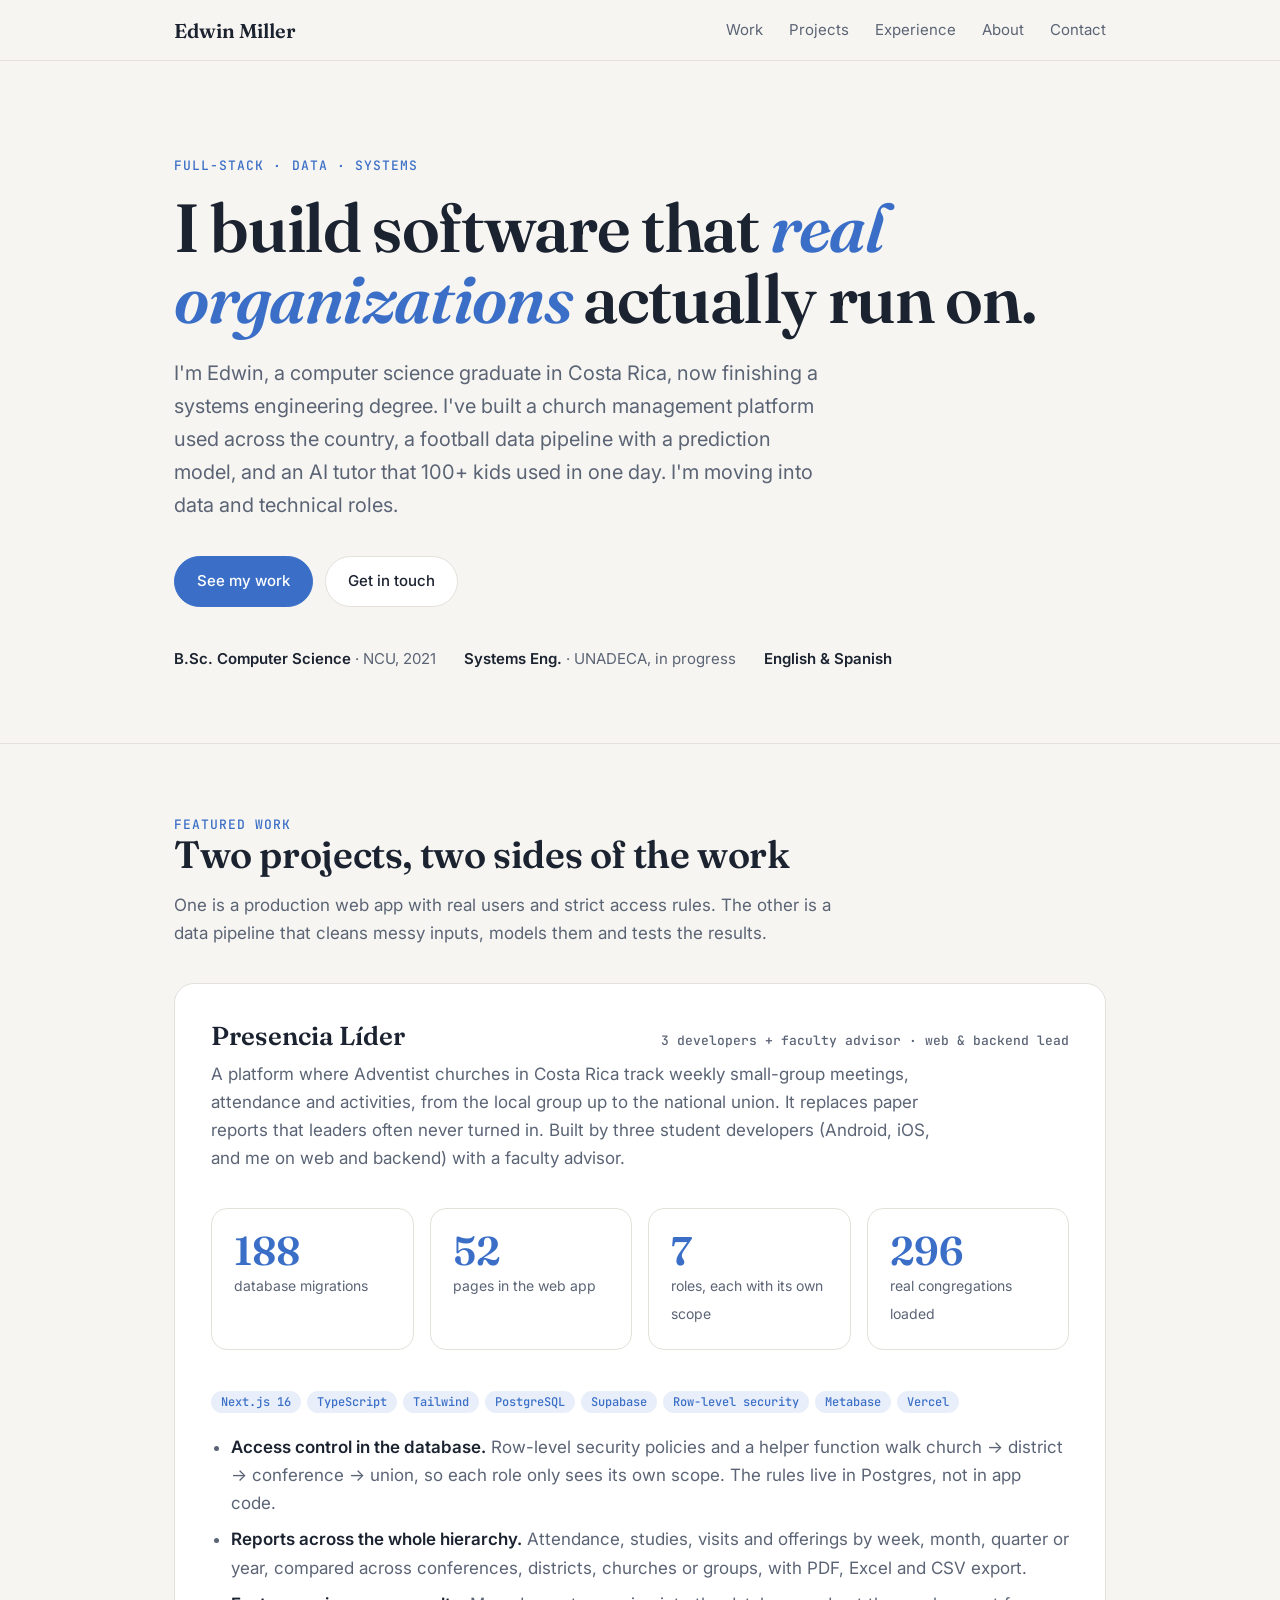
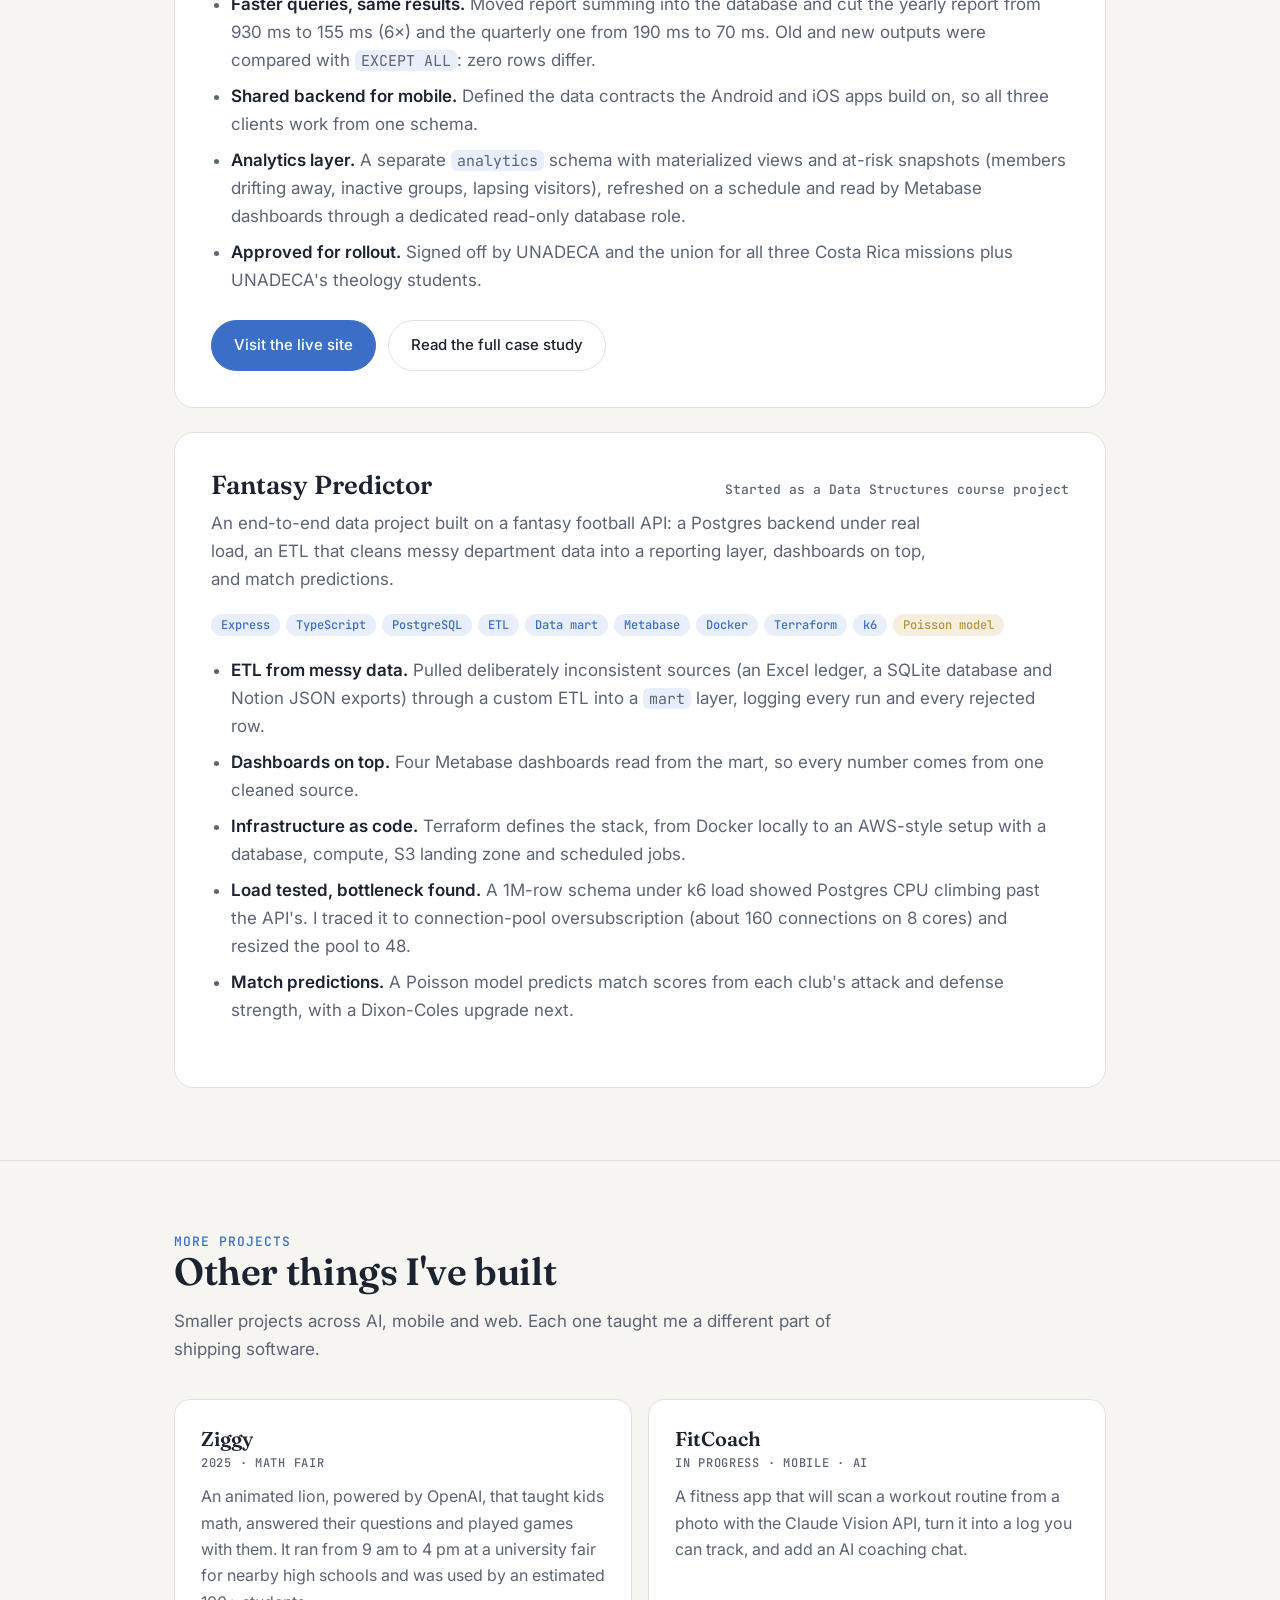
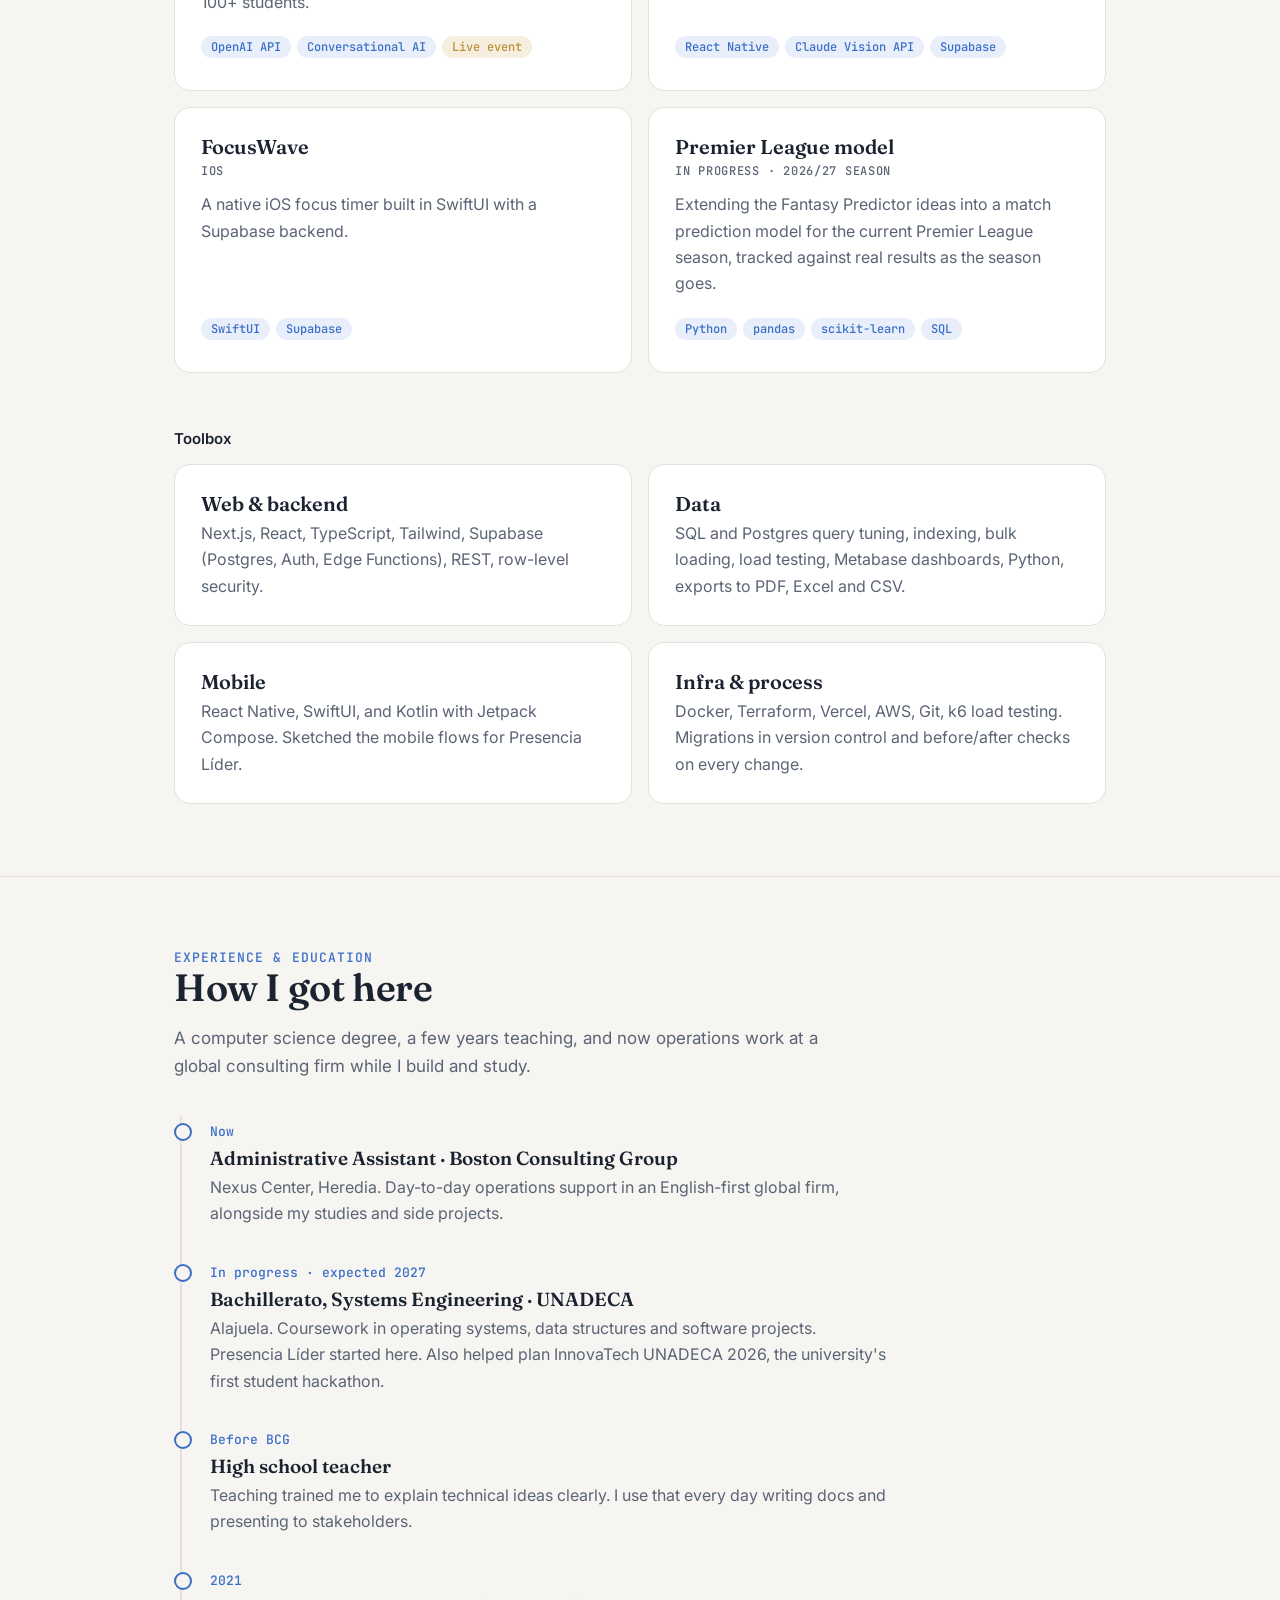
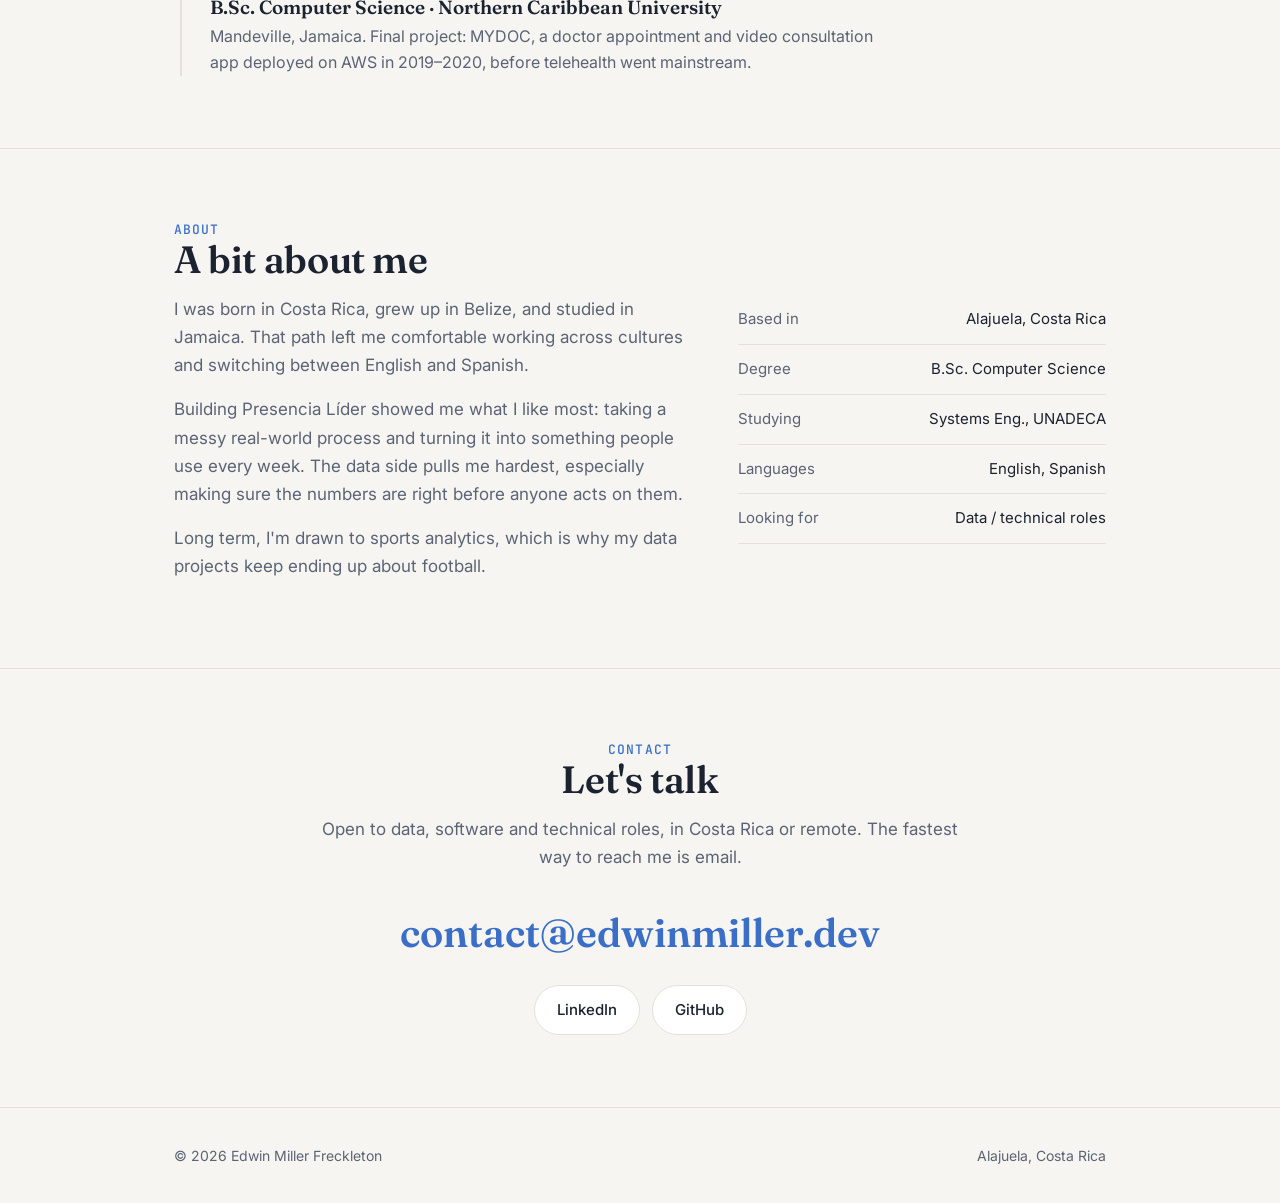
<file: index.html>
<!doctype html>
<html lang="en">
<head>
<meta charset="utf-8">
<meta name="viewport" content="width=device-width, initial-scale=1">
<title>Edwin Miller Freckleton — Software & Data</title>
<meta name="description" content="Computer science graduate and full-stack developer in Costa Rica. Web apps, PostgreSQL, data pipelines and prediction models.">
<meta property="og:title" content="Edwin Miller Freckleton">
<meta property="og:description" content="Full-stack and data work: Presencia Líder, a football prediction pipeline, an AI tutor for kids, and more.">
<link rel="icon" href="data:image/svg+xml,<svg xmlns='http://www.w3.org/2000/svg' viewBox='0 0 100 100'><rect width='100' height='100' rx='22' fill='%234a7fd4'/><text x='50' y='68' font-size='56' font-family='Georgia' text-anchor='middle' fill='white'>E</text></svg>">
<link rel="preconnect" href="https://fonts.googleapis.com">
<link rel="preconnect" href="https://fonts.gstatic.com" crossorigin>
<link href="https://fonts.googleapis.com/css2?family=Fraunces:opsz,wght@9..144,500;9..144,600&family=Inter:wght@400;500;600&family=JetBrains+Mono:wght@400;500&display=swap" rel="stylesheet">
<link rel="stylesheet" href="/styles.css">
</head>
<body>
<nav><div class="wrap">
  <a class="logo" href="#top">Edwin Miller</a>
  <ul>
    <li><a href="#work">Work</a></li>
    <li class="hide-sm"><a href="#projects">Projects</a></li>
    <li><a href="#experience">Experience</a></li>
    <li class="hide-sm"><a href="#about">About</a></li>
    <li><a href="#contact">Contact</a></li>
  </ul>
</div></nav>

<header class="hero" id="top"><div class="wrap">
  <p class="eyebrow">Full-stack · Data · Systems</p>
  <h1>I build software that <em>real organizations</em> actually run on.</h1>
  <p class="lead">I'm Edwin, a computer science graduate in Costa Rica, now finishing a systems engineering degree. I've built a church management platform used across the country, a football data pipeline with a prediction model, and an AI tutor that 100+ kids used in one day. I'm moving into data and technical roles.</p>
  <div class="cta">
    <a class="btn primary" href="#work">See my work</a>
    <a class="btn" href="#contact">Get in touch</a>
  </div>
  <div class="hero-facts">
    <span><b>B.Sc. Computer Science</b> · NCU, 2021</span>
    <span><b>Systems Eng.</b> · UNADECA, in progress</span>
    <span><b>English &amp; Spanish</b></span>
  </div>
</div></header>

<section id="work"><div class="wrap">
  <p class="eyebrow">Featured work</p>
  <h2>Two projects, two sides of the work</h2>
  <p class="sub">One is a production web app with real users and strict access rules. The other is a data pipeline that cleans messy inputs, models them and tests the results.</p>

  <div class="proj">
    <div class="proj-head"><h3>Presencia Líder</h3><span class="when">3 developers + faculty advisor · web &amp; backend lead</span></div>
    <p class="what">A platform where Adventist churches in Costa Rica track weekly small-group meetings, attendance and activities, from the local group up to the national union. It replaces paper reports that leaders often never turned in. Built by three student developers (Android, iOS, and me on web and backend) with a faculty advisor.</p>

    <div class="stats">
      <div class="stat"><b>188</b><span>database migrations</span></div>
      <div class="stat"><b>52</b><span>pages in the web app</span></div>
      <div class="stat"><b>7</b><span>roles, each with its own scope</span></div>
      <div class="stat"><b>296</b><span>real congregations loaded</span></div>
    </div>

    <div class="meta">
      <span class="tag">Next.js 16</span><span class="tag">TypeScript</span><span class="tag">Tailwind</span><span class="tag">PostgreSQL</span><span class="tag">Supabase</span><span class="tag">Row-level security</span><span class="tag">Metabase</span><span class="tag">Vercel</span>
    </div>
    <ul>
      <li><b>Access control in the database.</b> Row-level security policies and a helper function walk church → district → conference → union, so each role only sees its own scope. The rules live in Postgres, not in app code.</li>
      <li><b>Reports across the whole hierarchy.</b> Attendance, studies, visits and offerings by week, month, quarter or year, compared across conferences, districts, churches or groups, with PDF, Excel and CSV export.</li>
      <li><b>Faster queries, same results.</b> Moved report summing into the database and cut the yearly report from 930 ms to 155 ms (6×) and the quarterly one from 190 ms to 70 ms. Old and new outputs were compared with <code>EXCEPT ALL</code>: zero rows differ.</li>
      <li><b>Shared backend for mobile.</b> Defined the data contracts the Android and iOS apps build on, so all three clients work from one schema.</li>
      <li><b>Analytics layer.</b> A separate <code>analytics</code> schema with materialized views and at-risk snapshots (members drifting away, inactive groups, lapsing visitors), refreshed on a schedule and read by Metabase dashboards through a dedicated read-only database role.</li>
      <li><b>Approved for rollout.</b> Signed off by UNADECA and the union for all three Costa Rica missions plus UNADECA's theology students.</li>
    </ul>
    <div class="cta" style="margin-top:0">
      <a class="btn primary" href="https://presenciaapp.vercel.app" target="_blank" rel="noopener">Visit the live site</a>
      <a class="btn" href="/presencia/">Read the full case study</a>
    </div>
  </div>

  <div class="proj">
    <div class="proj-head"><h3>Fantasy Predictor</h3><span class="when">Started as a Data Structures course project</span></div>
    <p class="what">An end-to-end data project built on a fantasy football API: a Postgres backend under real load, an ETL that cleans messy department data into a reporting layer, dashboards on top, and match predictions.</p>
    <div class="meta">
      <span class="tag">Express</span><span class="tag">TypeScript</span><span class="tag">PostgreSQL</span><span class="tag">ETL</span><span class="tag">Data mart</span><span class="tag">Metabase</span><span class="tag">Docker</span><span class="tag">Terraform</span><span class="tag">k6</span><span class="tag gold">Poisson model</span>
    </div>
    <ul>
      <li><b>ETL from messy data.</b> Pulled deliberately inconsistent sources (an Excel ledger, a SQLite database and Notion JSON exports) through a custom ETL into a <code>mart</code> layer, logging every run and every rejected row.</li>
      <li><b>Dashboards on top.</b> Four Metabase dashboards read from the mart, so every number comes from one cleaned source.</li>
      <li><b>Infrastructure as code.</b> Terraform defines the stack, from Docker locally to an AWS-style setup with a database, compute, S3 landing zone and scheduled jobs.</li>
      <li><b>Load tested, bottleneck found.</b> A 1M-row schema under k6 load showed Postgres CPU climbing past the API's. I traced it to connection-pool oversubscription (about 160 connections on 8 cores) and resized the pool to 48.</li>
      <li><b>Match predictions.</b> A Poisson model predicts match scores from each club's attack and defense strength, with a Dixon-Coles upgrade next.</li>
    </ul>
  </div>
</div></section>

<section id="projects"><div class="wrap">
  <p class="eyebrow">More projects</p>
  <h2>Other things I've built</h2>
  <p class="sub">Smaller projects across AI, mobile and web. Each one taught me a different part of shipping software.</p>
  <div class="grid">
    <div class="card">
      <h3>Ziggy</h3>
      <p class="kicker">2025 · Math fair</p>
      <p>An animated lion, powered by OpenAI, that taught kids math, answered their questions and played games with them. It ran from 9 am to 4 pm at a university fair for nearby high schools and was used by an estimated 100+ students.</p>
      <div class="tags"><span class="tag">OpenAI API</span><span class="tag">Conversational AI</span><span class="tag gold">Live event</span></div>
    </div>
    <div class="card">
      <h3>FitCoach</h3>
      <p class="kicker">In progress · Mobile · AI</p>
      <p>A fitness app that will scan a workout routine from a photo with the Claude Vision API, turn it into a log you can track, and add an AI coaching chat.</p>
      <div class="tags"><span class="tag">React Native</span><span class="tag">Claude Vision API</span><span class="tag">Supabase</span></div>
    </div>
    <div class="card">
      <h3>FocusWave</h3>
      <p class="kicker">iOS</p>
      <p>A native iOS focus timer built in SwiftUI with a Supabase backend.</p>
      <div class="tags"><span class="tag">SwiftUI</span><span class="tag">Supabase</span></div>
    </div>
    <div class="card">
      <h3>Premier League model</h3>
      <p class="kicker">In progress · 2026/27 season</p>
      <p>Extending the Fantasy Predictor ideas into a match prediction model for the current Premier League season, tracked against real results as the season goes.</p>
      <div class="tags"><span class="tag">Python</span><span class="tag">pandas</span><span class="tag">scikit-learn</span><span class="tag">SQL</span></div>
    </div>
  </div>

  <p class="section-label">Toolbox</p>
  <div class="grid">
    <div class="card"><h3>Web &amp; backend</h3><p>Next.js, React, TypeScript, Tailwind, Supabase (Postgres, Auth, Edge Functions), REST, row-level security.</p></div>
    <div class="card"><h3>Data</h3><p>SQL and Postgres query tuning, indexing, bulk loading, load testing, Metabase dashboards, Python, exports to PDF, Excel and CSV.</p></div>
    <div class="card"><h3>Mobile</h3><p>React Native, SwiftUI, and Kotlin with Jetpack Compose. Sketched the mobile flows for Presencia Líder.</p></div>
    <div class="card"><h3>Infra &amp; process</h3><p>Docker, Terraform, Vercel, AWS, Git, k6 load testing. Migrations in version control and before/after checks on every change.</p></div>
  </div>
</div></section>

<section id="experience"><div class="wrap">
  <p class="eyebrow">Experience &amp; education</p>
  <h2>How I got here</h2>
  <p class="sub">A computer science degree, a few years teaching, and now operations work at a global consulting firm while I build and study.</p>
  <ul class="timeline">
    <li>
      <span class="t-when">Now</span>
      <h3>Administrative Assistant · Boston Consulting Group</h3>
      <p>Nexus Center, Heredia. Day-to-day operations support in an English-first global firm, alongside my studies and side projects.</p>
    </li>
    <li>
      <span class="t-when">In progress · expected 2027</span>
      <h3>Bachillerato, Systems Engineering · UNADECA</h3>
      <p>Alajuela. Coursework in operating systems, data structures and software projects. Presencia Líder started here. Also helped plan InnovaTech UNADECA 2026, the university's first student hackathon.</p>
    </li>
    <li>
      <span class="t-when">Before BCG</span>
      <h3>High school teacher</h3>
      <p>Teaching trained me to explain technical ideas clearly. I use that every day writing docs and presenting to stakeholders.</p>
    </li>
    <li>
      <span class="t-when">2021</span>
      <h3>B.Sc. Computer Science · Northern Caribbean University</h3>
      <p>Mandeville, Jamaica. Final project: MYDOC, a doctor appointment and video consultation app deployed on AWS in 2019–2020, before telehealth went mainstream.</p>
    </li>
  </ul>
</div></section>

<section id="about"><div class="wrap">
  <p class="eyebrow">About</p>
  <h2>A bit about me</h2>
  <div class="about">
    <div>
      <p>I was born in Costa Rica, grew up in Belize, and studied in Jamaica. That path left me comfortable working across cultures and switching between English and Spanish.</p>
      <p>Building Presencia Líder showed me what I like most: taking a messy real-world process and turning it into something people use every week. The data side pulls me hardest, especially making sure the numbers are right before anyone acts on them.</p>
      <p>Long term, I'm drawn to sports analytics, which is why my data projects keep ending up about football.</p>
    </div>
    <ul class="facts">
      <li><span>Based in</span><span>Alajuela, Costa Rica</span></li>
      <li><span>Degree</span><span>B.Sc. Computer Science</span></li>
      <li><span>Studying</span><span>Systems Eng., UNADECA</span></li>
      <li><span>Languages</span><span>English, Spanish</span></li>
      <li><span>Looking for</span><span>Data / technical roles</span></li>
    </ul>
  </div>
</div></section>

<section id="contact" class="contact"><div class="wrap">
  <p class="eyebrow">Contact</p>
  <h2>Let's talk</h2>
  <p class="sub">Open to data, software and technical roles, in Costa Rica or remote. The fastest way to reach me is email.</p>
  <a class="mail" href="mailto:contact@edwinmiller.dev">contact@edwinmiller.dev</a>
  <div class="links">
    <a class="btn" href="https://www.linkedin.com/in/edwin-miller-freckleton-8b218316a/" target="_blank" rel="noopener">LinkedIn</a>
    <a class="btn" href="https://github.com/Edwin1904" target="_blank" rel="noopener">GitHub</a>
  </div>
</div></section>

<footer><div class="wrap"><span>© <script>document.write(new Date().getFullYear())</script> Edwin Miller Freckleton</span><span>Alajuela, Costa Rica</span></div></footer>
</body>
</html>
</file>
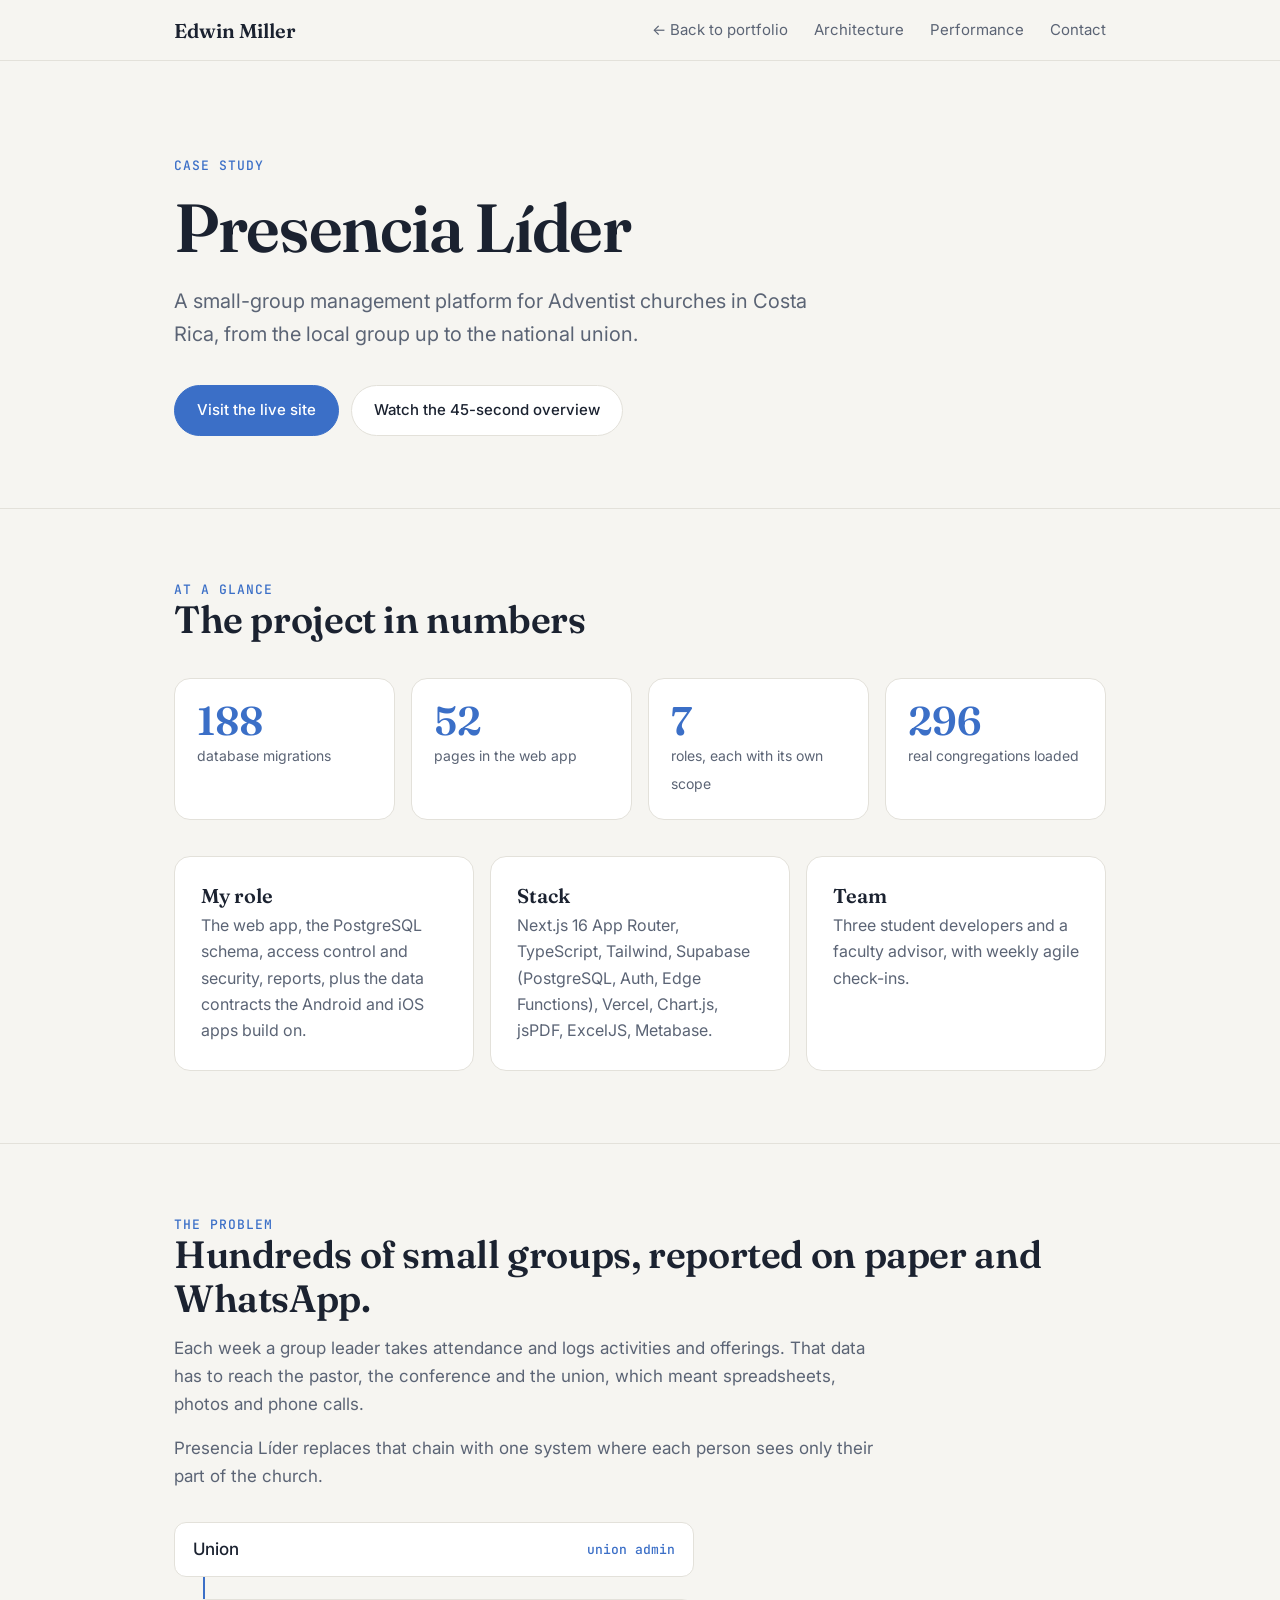
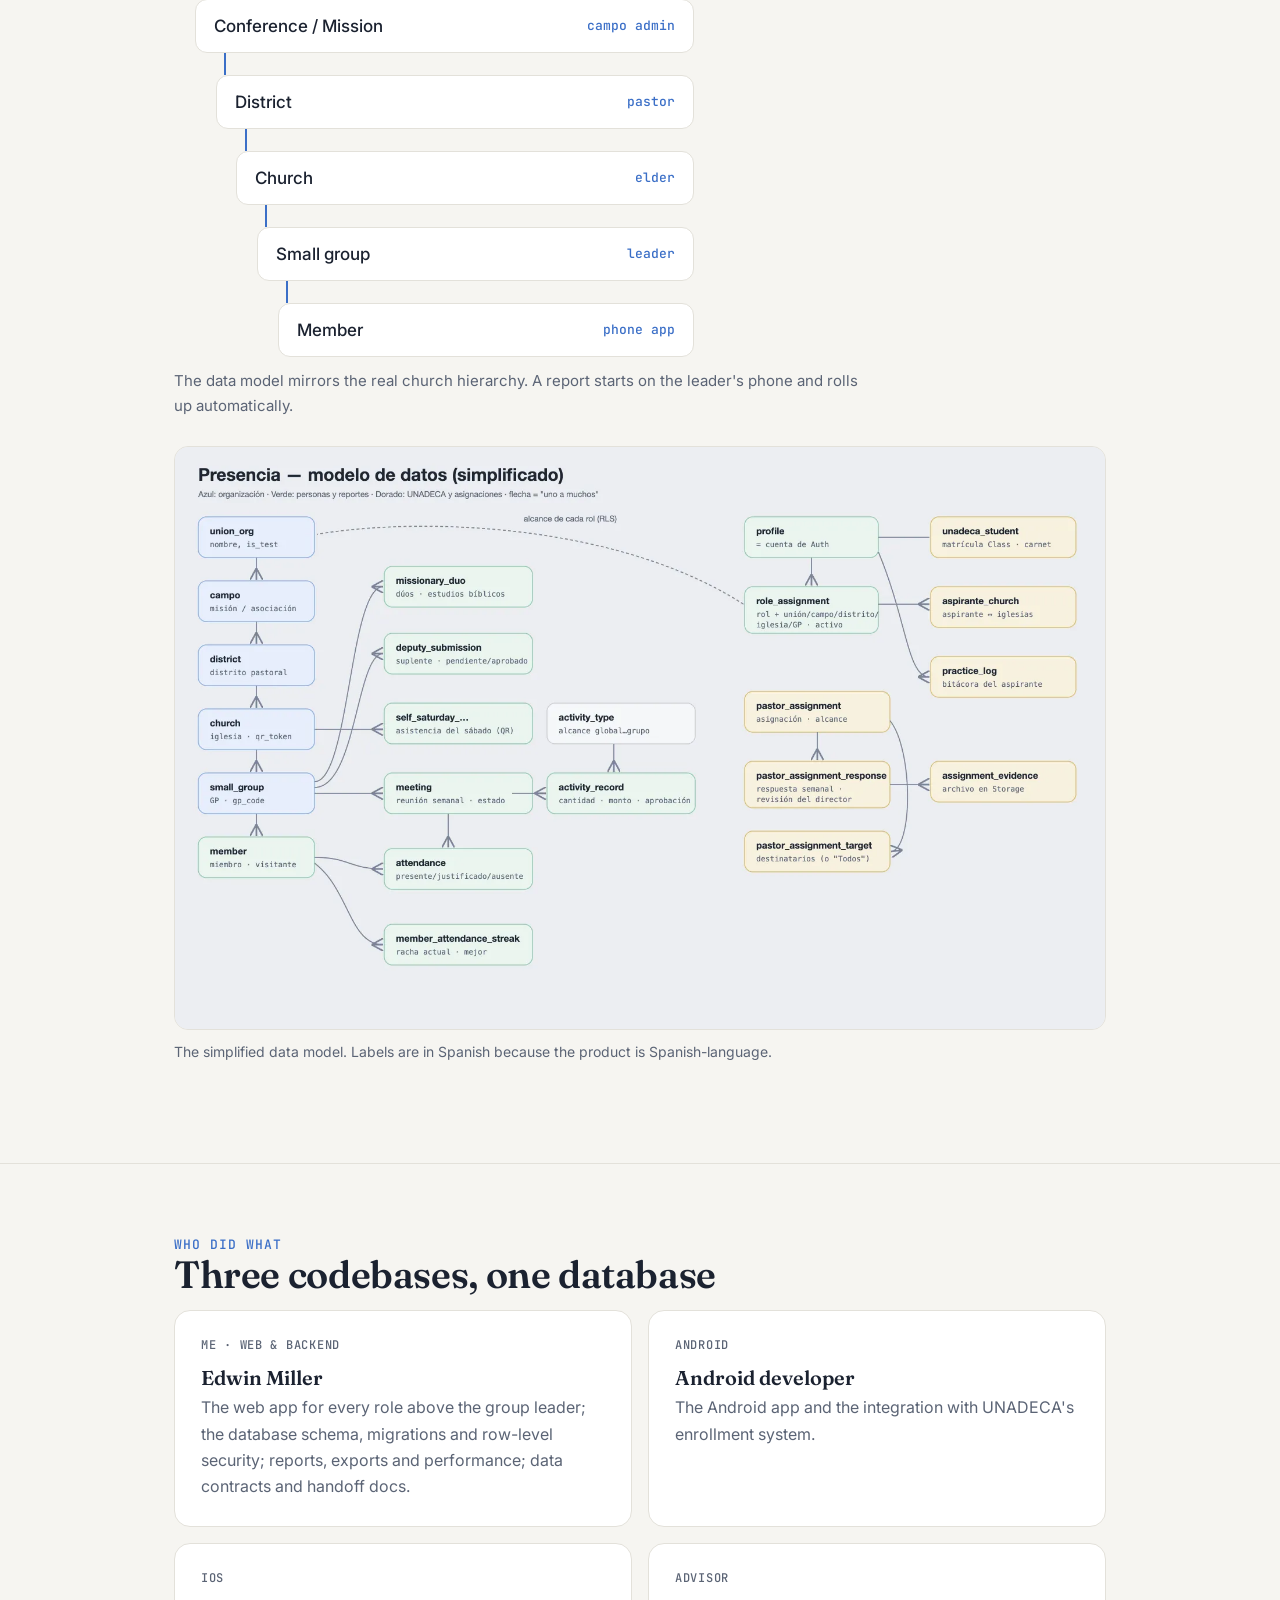
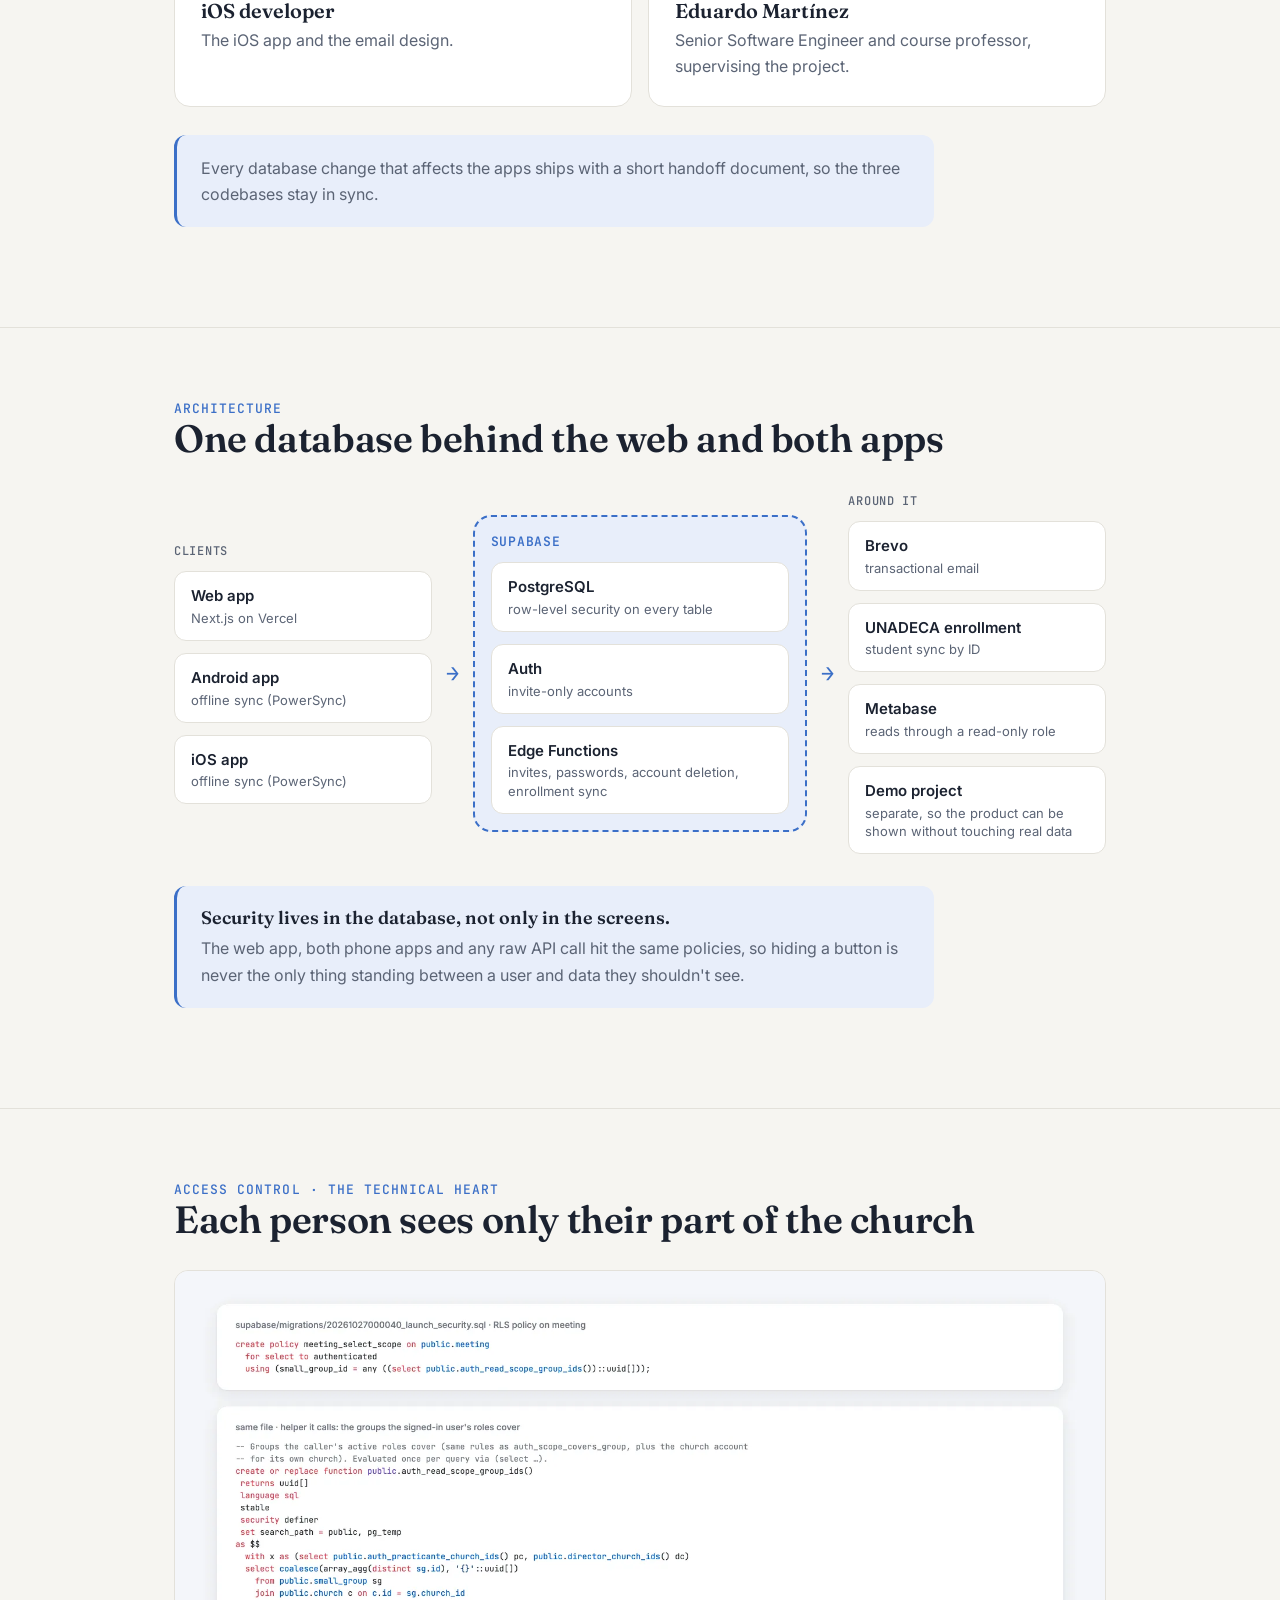
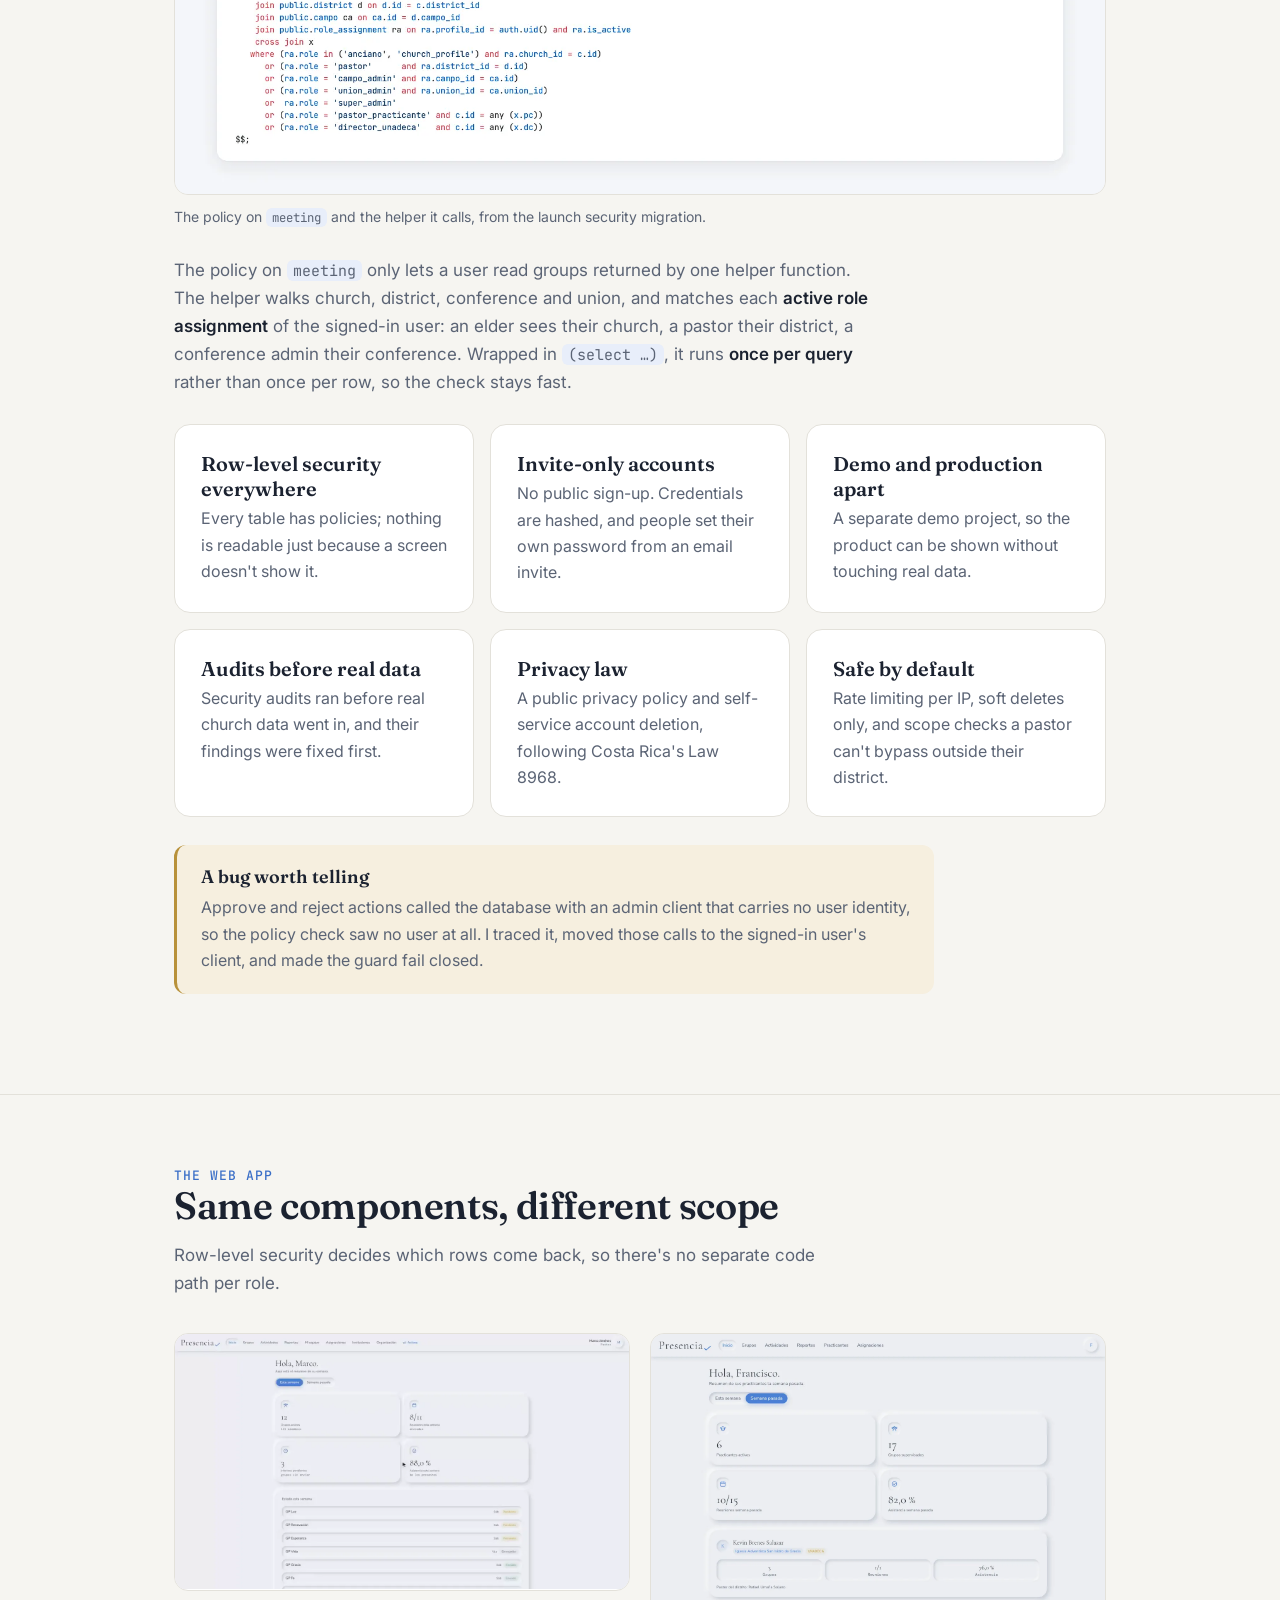
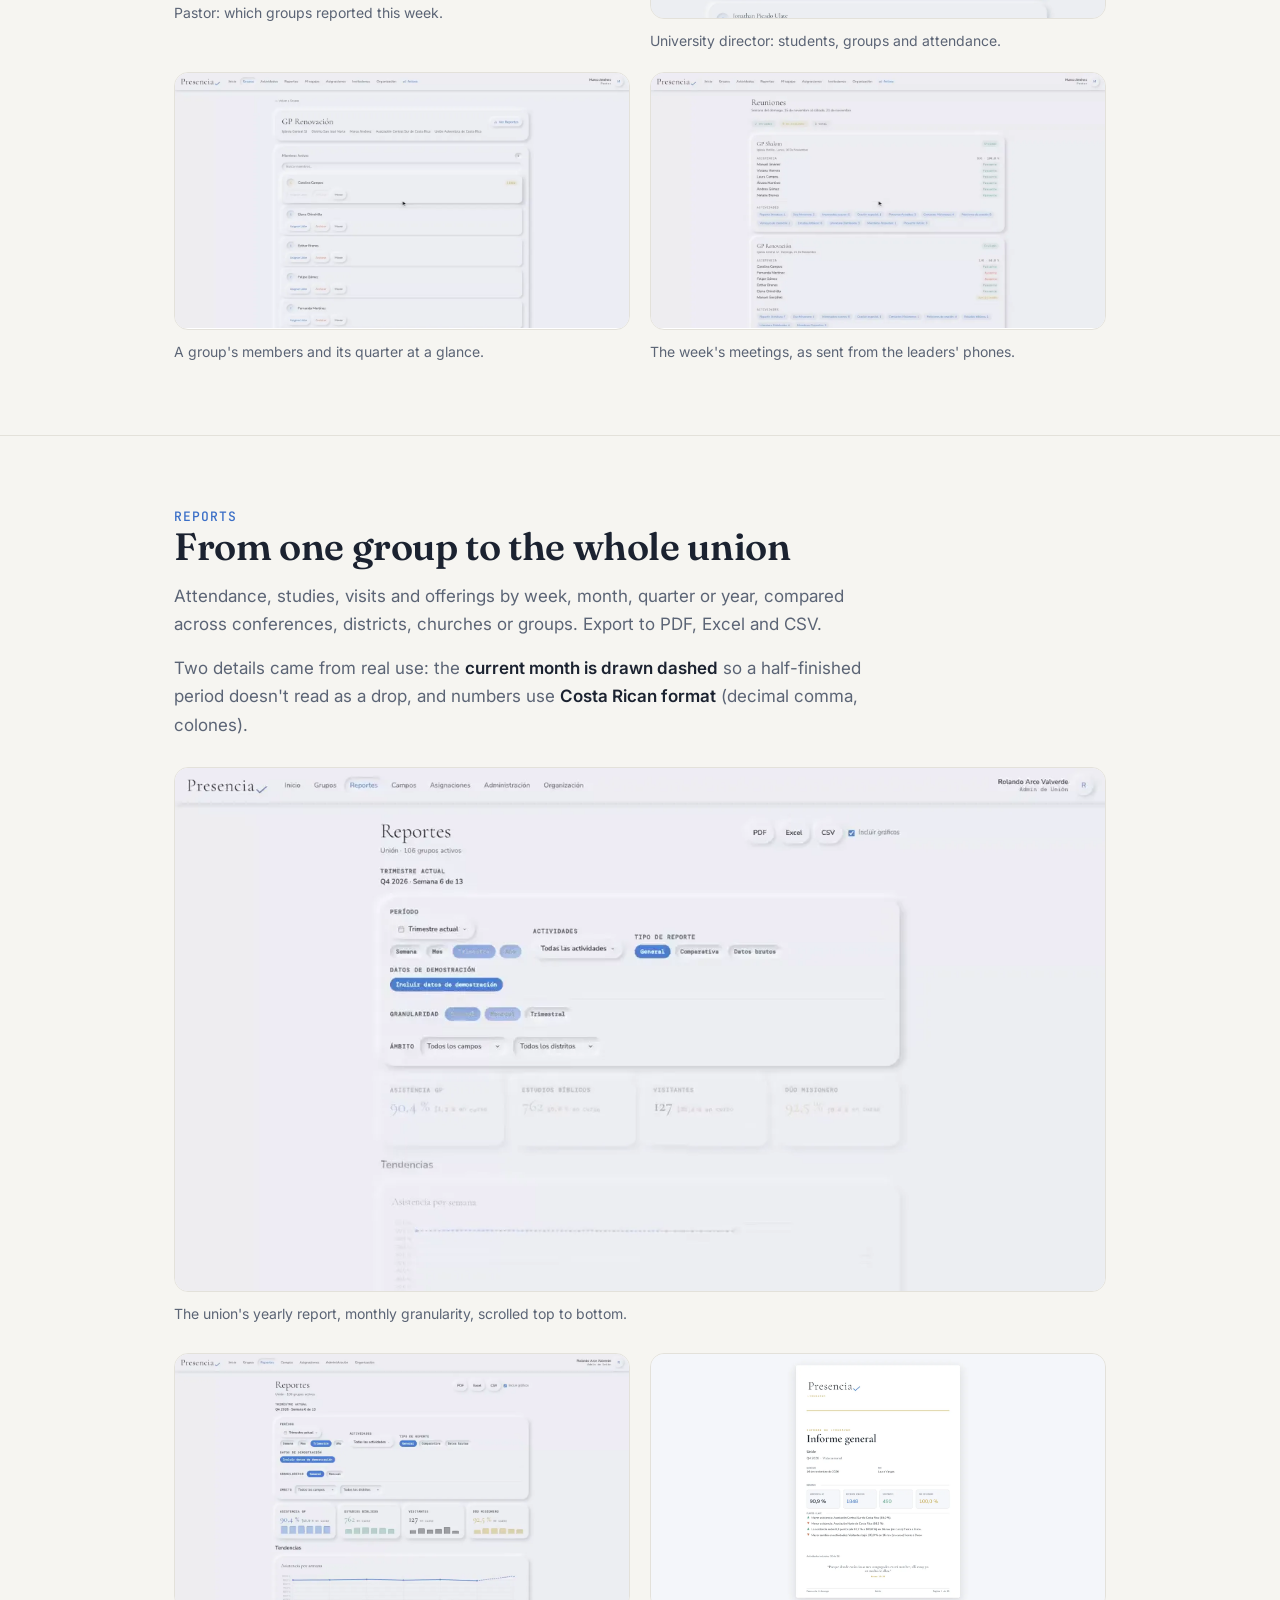
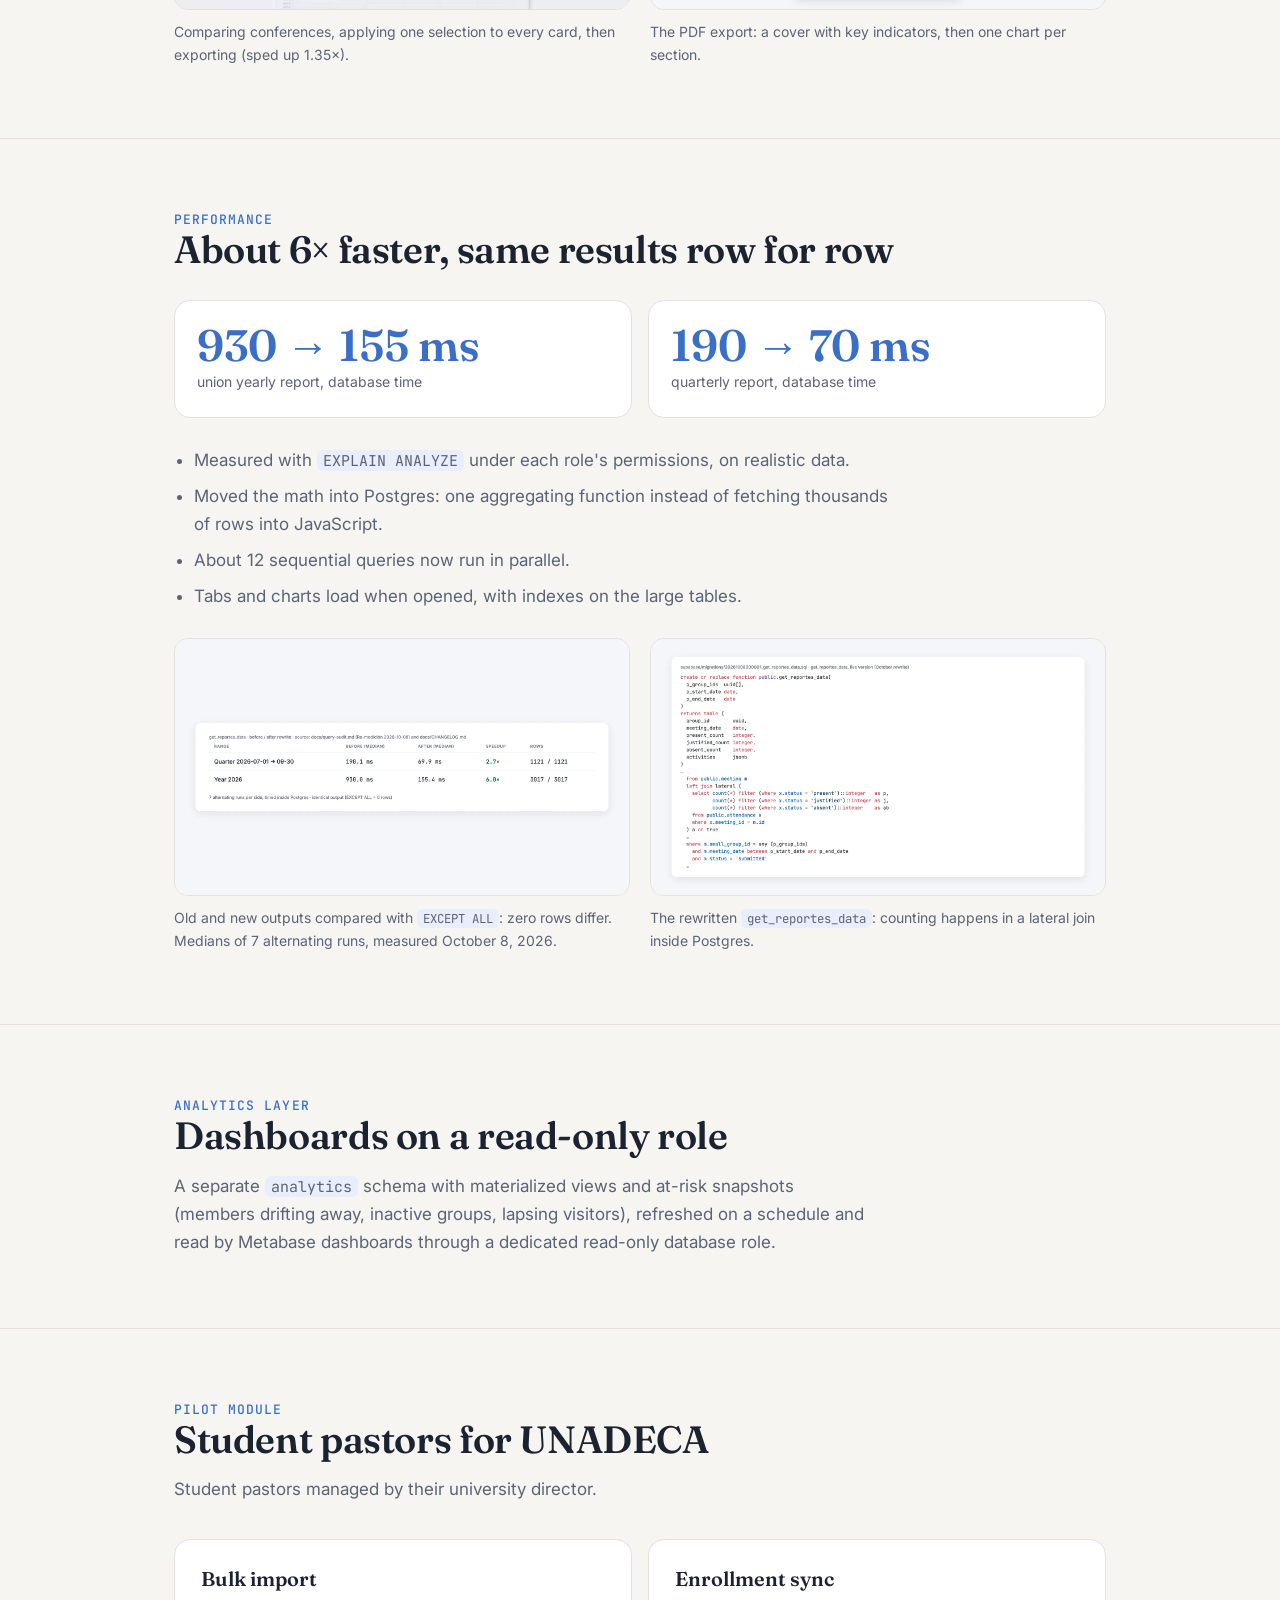
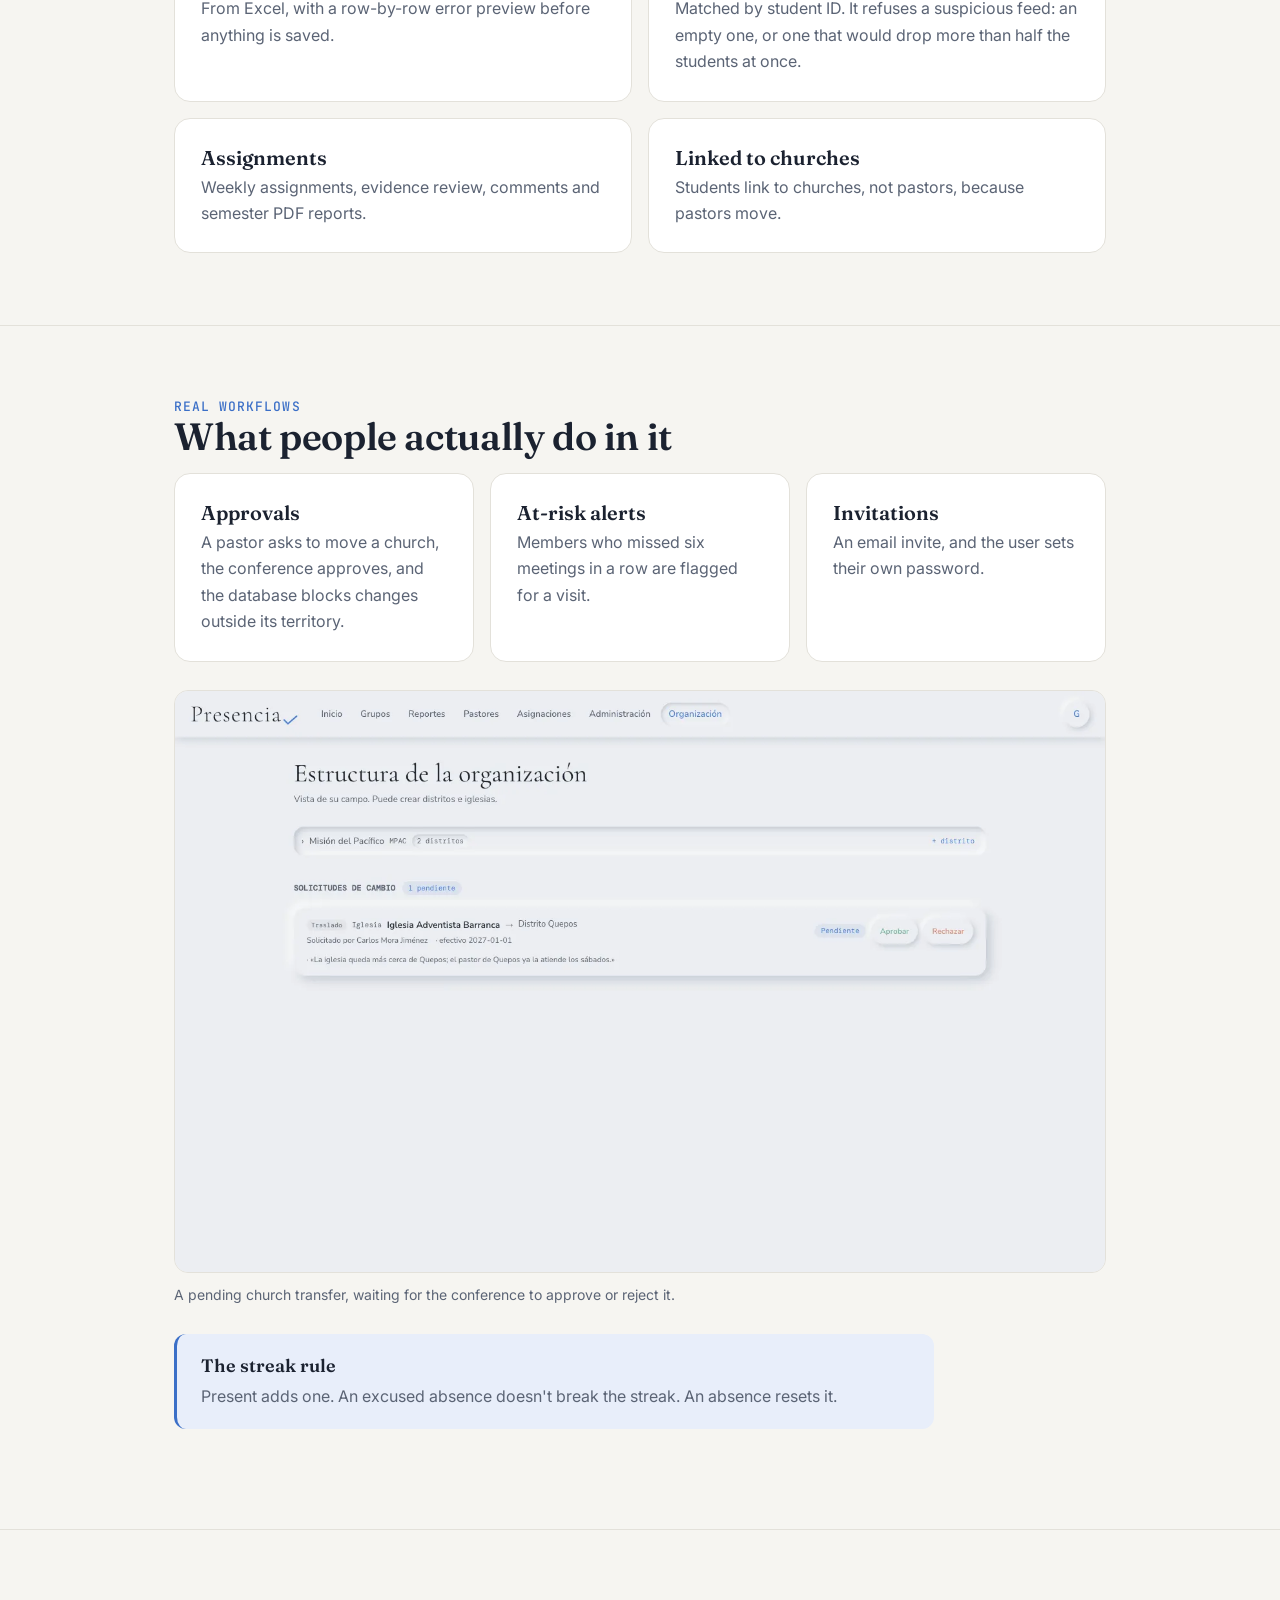
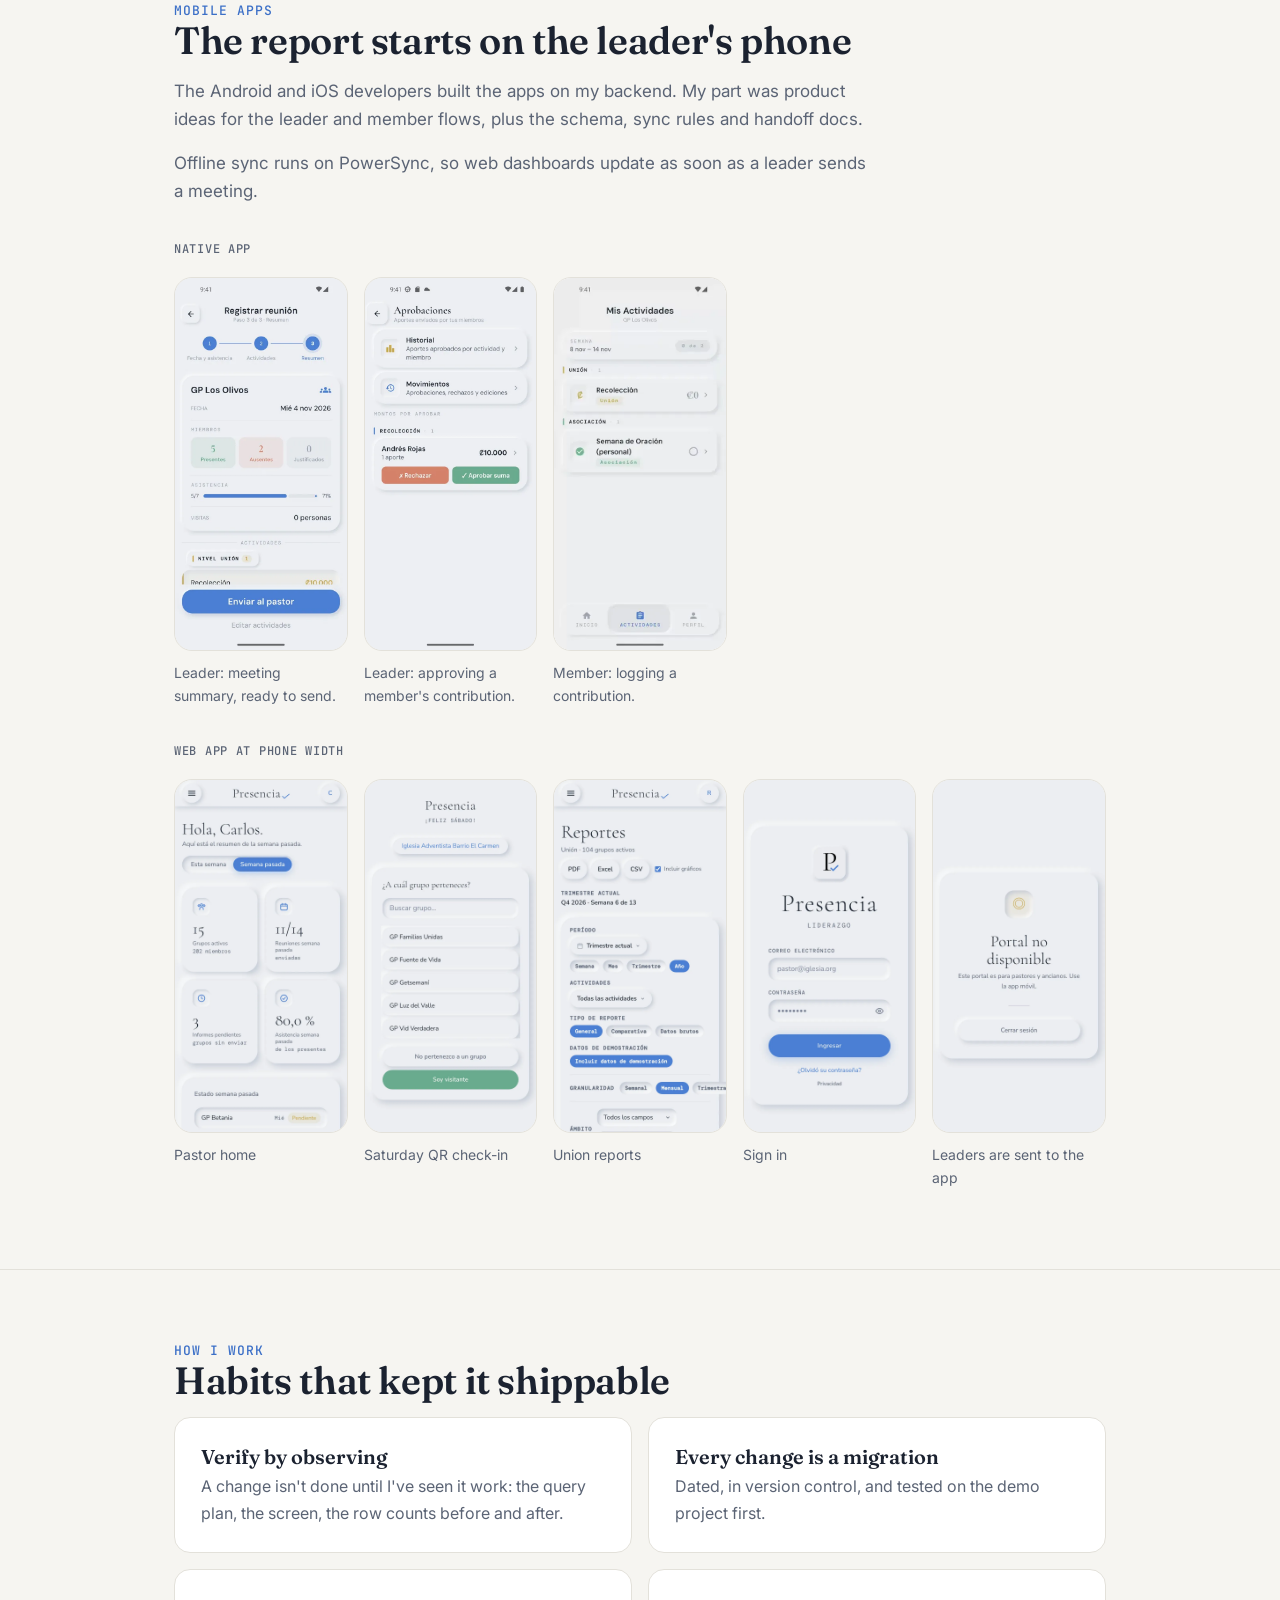
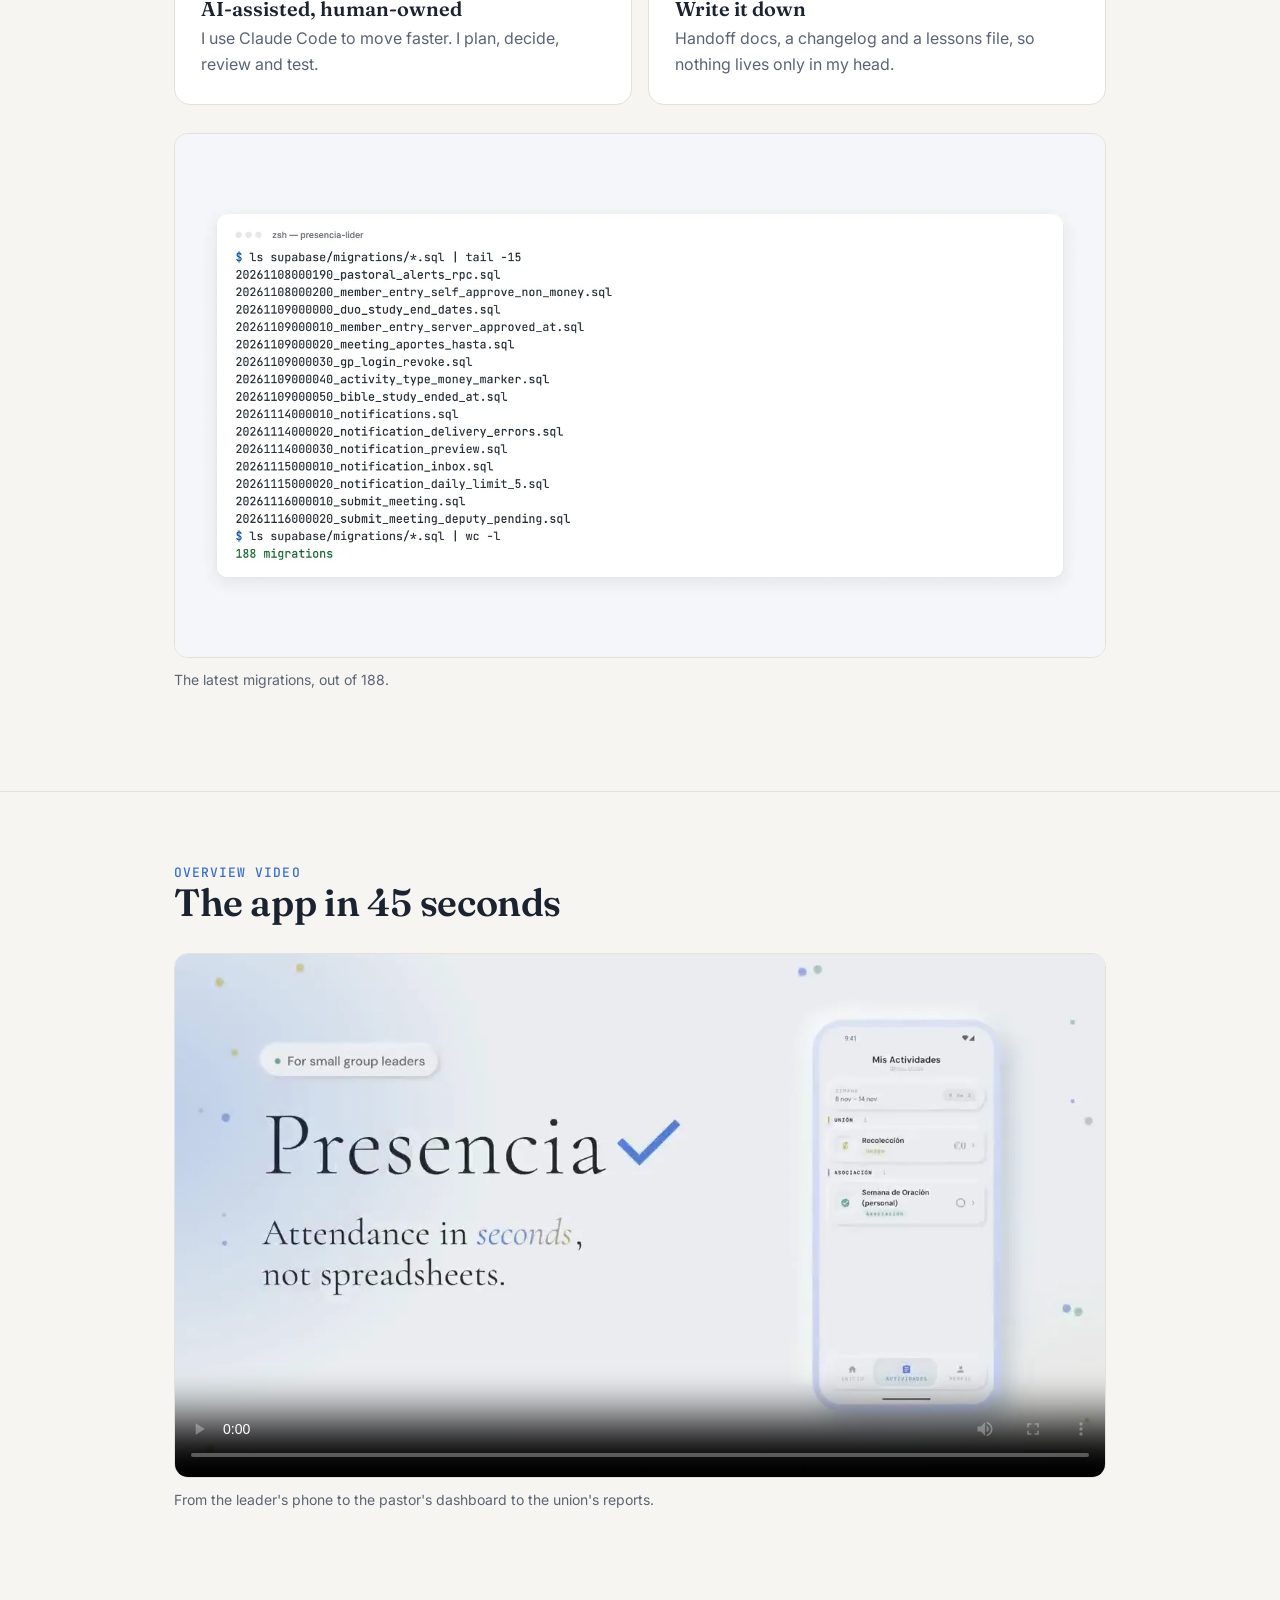
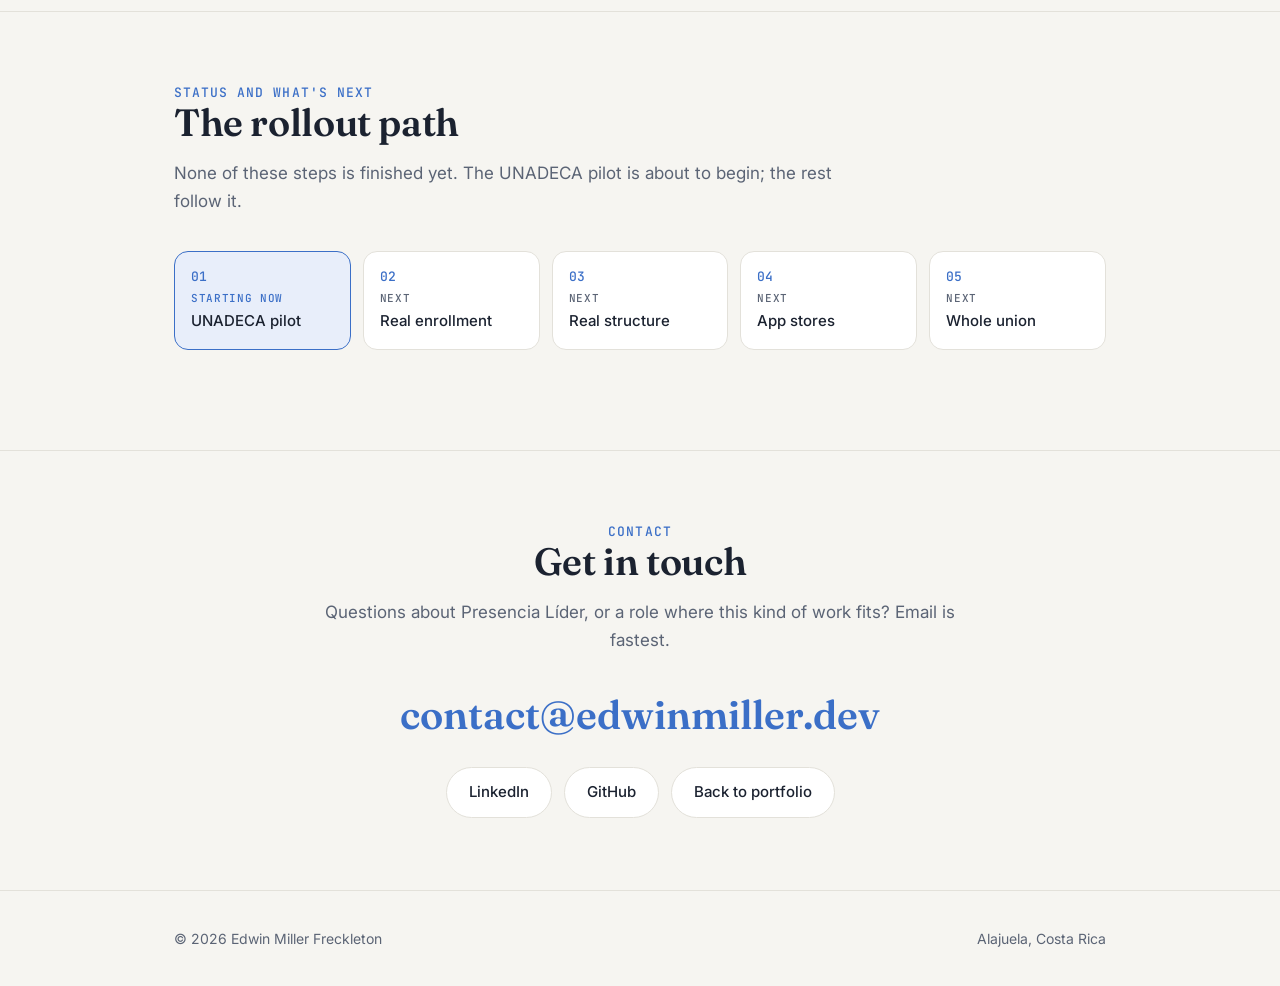
<file: presencia/index.html>
<!doctype html>
<html lang="en">
<head>
<meta charset="utf-8">
<meta name="viewport" content="width=device-width, initial-scale=1">
<title>Presencia Líder — Case Study · Edwin Miller Freckleton</title>
<meta name="description" content="Case study: Presencia Líder, a small-group management platform for Adventist churches in Costa Rica. Next.js, PostgreSQL row-level security, reports and performance work.">
<link rel="canonical" href="https://edwinmiller.dev/presencia">
<meta property="og:type" content="article">
<meta property="og:url" content="https://edwinmiller.dev/presencia">
<meta property="og:title" content="Presencia Líder — Case Study">
<meta property="og:description" content="A small-group management platform for Adventist churches in Costa Rica, from the local group up to the national union.">
<meta property="og:image" content="https://edwinmiller.dev/assets/presencia/og.jpg">
<meta name="twitter:card" content="summary_large_image">
<link rel="icon" href="data:image/svg+xml,<svg xmlns='http://www.w3.org/2000/svg' viewBox='0 0 100 100'><rect width='100' height='100' rx='22' fill='%234a7fd4'/><text x='50' y='68' font-size='56' font-family='Georgia' text-anchor='middle' fill='white'>E</text></svg>">
<link rel="preconnect" href="https://fonts.googleapis.com">
<link rel="preconnect" href="https://fonts.gstatic.com" crossorigin>
<link href="https://fonts.googleapis.com/css2?family=Fraunces:opsz,wght@9..144,500;9..144,600&family=Inter:wght@400;500;600&family=JetBrains+Mono:wght@400;500&display=swap" rel="stylesheet">
<link rel="stylesheet" href="/styles.css">
<style>
/* case-study additions; base tokens and components come from /styles.css */
section{scroll-margin-top:60px}
.back{font-size:15px;color:var(--ink2);text-decoration:none}
.back:hover{color:var(--ink)}
.prose{max-width:700px;color:var(--ink2)}
.prose p{margin-bottom:16px}
.prose b{color:var(--ink);font-weight:600}
h3.h{font:600 22px Fraunces,serif;margin:44px 0 12px}
.grid3{display:grid;grid-template-columns:repeat(3,1fr);gap:16px}
figure{margin:28px 0}
figure img,figure video{display:block;width:100%;height:auto;border-radius:14px;border:1px solid var(--line);background:var(--card)}
figcaption{font-size:14px;color:var(--ink2);margin-top:10px;max-width:700px}
.duo{display:grid;grid-template-columns:repeat(2,1fr);gap:20px;align-items:start}
.duo figure{margin:0}
.callout{background:var(--accent-soft);border-left:3px solid var(--accent);border-radius:12px;padding:20px 24px;margin:28px 0;max-width:760px}
.callout.gold{background:var(--gold-soft);border-color:var(--gold)}
.callout b{display:block;font:600 18px Fraunces,serif;margin-bottom:6px}
.callout p{color:var(--ink2);font-size:16px}
.big{display:grid;grid-template-columns:repeat(2,1fr);gap:16px;margin:28px 0}
.big .stat b{font-size:clamp(30px,5vw,44px)}
/* hierarchy diagram */
.tree{list-style:none;display:flex;flex-direction:column;gap:22px;margin:32px 0 12px;max-width:520px}
.tree li{position:relative;background:var(--card);border:1px solid var(--line);border-radius:12px;padding:12px 18px;display:flex;justify-content:space-between;gap:12px;font-weight:500}
.tree li span{font:500 13px 'JetBrains Mono',monospace;color:var(--accent);align-self:center;text-align:right}
.tree li:not(:last-child)::after{content:"";position:absolute;left:28px;bottom:-23px;height:22px;border-left:2px solid var(--accent)}
.tree li:nth-child(2){margin-left:4%}.tree li:nth-child(3){margin-left:8%}.tree li:nth-child(4){margin-left:12%}.tree li:nth-child(5){margin-left:16%}.tree li:nth-child(6){margin-left:20%}
/* architecture diagram */
.arch{display:grid;grid-template-columns:1fr auto 1.3fr auto 1fr;gap:14px;align-items:center;margin:32px 0}
.arch-col{display:flex;flex-direction:column;gap:12px}
.node{background:var(--card);border:1px solid var(--line);border-radius:12px;padding:12px 16px;font-size:15px}
.node b{display:block;font-weight:600}
.node small{color:var(--ink2);font-size:13px;display:block;line-height:1.45}
.db{border:2px dashed var(--accent);border-radius:18px;padding:16px;display:flex;flex-direction:column;gap:12px;background:var(--accent-soft)}
.db > p{font:600 13px 'JetBrains Mono',monospace;color:var(--accent);text-transform:uppercase;letter-spacing:.06em}
.arrow{font:500 22px 'JetBrains Mono',monospace;color:var(--accent);text-align:center}
.arrow::before{content:"→"}
.col-label{font:500 12px 'JetBrains Mono',monospace;color:var(--ink2);text-transform:uppercase;letter-spacing:.06em}
/* phones */
.phones{display:grid;grid-template-columns:repeat(auto-fill,minmax(150px,1fr));gap:16px;margin:20px 0 8px}
.phones figure{margin:0}
.phones img,.phones video{border-radius:18px}
.label{font:500 12px 'JetBrains Mono',monospace;color:var(--ink2);text-transform:uppercase;letter-spacing:.06em;margin-top:36px}
/* status steps */
.steps{list-style:none;display:grid;grid-template-columns:repeat(5,1fr);gap:12px;counter-reset:s;margin:28px 0}
.steps li{counter-increment:s;background:var(--card);border:1px solid var(--line);border-radius:14px;padding:16px;font-weight:500;font-size:15px}
.steps li::before{content:counter(s,decimal-leading-zero);display:block;font:500 13px 'JetBrains Mono',monospace;color:var(--accent);margin-bottom:6px}
.steps li em{display:block;font:500 11px 'JetBrains Mono',monospace;font-style:normal;text-transform:uppercase;letter-spacing:.06em;color:var(--ink2);margin-bottom:4px}
.steps li.now{border-color:var(--accent);background:var(--accent-soft)}
.steps li.now em{color:var(--accent)}
/* lightbox */
a.zoom{display:block;cursor:zoom-in}
dialog.lb{border:0;padding:0;background:transparent;max-width:96vw;max-height:94vh;margin:auto}
dialog.lb::backdrop{background:rgba(10,12,18,.86)}
dialog.lb img{display:block;max-width:96vw;max-height:94vh;width:auto;height:auto;border-radius:10px;cursor:zoom-out}
@media(max-width:760px){
  .grid3,.duo,.big{grid-template-columns:1fr}
  .arch{grid-template-columns:1fr}
  .arrow::before{content:"↓"}
  .steps{grid-template-columns:repeat(2,1fr)}
  .tree li:nth-child(n){margin-left:0}
}
</style>
</head>
<body>
<nav><div class="wrap">
  <a class="logo" href="/">Edwin Miller</a>
  <ul>
    <li><a class="back" href="/#work">← Back to portfolio</a></li>
    <li class="hide-sm"><a href="#architecture">Architecture</a></li>
    <li class="hide-sm"><a href="#performance">Performance</a></li>
    <li><a href="#contact">Contact</a></li>
  </ul>
</div></nav>

<header class="hero" id="top"><div class="wrap">
  <p class="eyebrow">Case study</p>
  <h1>Presencia Líder</h1>
  <p class="lead">A small-group management platform for Adventist churches in Costa Rica, from the local group up to the national union.</p>
  <div class="cta">
    <a class="btn primary" href="https://presenciaapp.vercel.app" target="_blank" rel="noopener">Visit the live site</a>
    <a class="btn" href="#overview">Watch the 45-second overview</a>
  </div>
</div></header>

<section id="glance"><div class="wrap">
  <p class="eyebrow">At a glance</p>
  <h2>The project in numbers</h2>
  <div class="stats">
    <div class="stat"><b>188</b><span>database migrations</span></div>
    <div class="stat"><b>52</b><span>pages in the web app</span></div>
    <div class="stat"><b>7</b><span>roles, each with its own scope</span></div>
    <div class="stat"><b>296</b><span>real congregations loaded</span></div>
  </div>
  <div class="grid3">
    <div class="card"><h3>My role</h3><p>The web app, the PostgreSQL schema, access control and security, reports, plus the data contracts the Android and iOS apps build on.</p></div>
    <div class="card"><h3>Stack</h3><p>Next.js 16 App Router, TypeScript, Tailwind, Supabase (PostgreSQL, Auth, Edge Functions), Vercel, Chart.js, jsPDF, ExcelJS, Metabase.</p></div>
    <div class="card"><h3>Team</h3><p>Three student developers and a faculty advisor, with weekly agile check-ins.</p></div>
  </div>
</div></section>

<section id="problem"><div class="wrap">
  <p class="eyebrow">The problem</p>
  <h2>Hundreds of small groups, reported on paper and WhatsApp.</h2>
  <div class="prose">
    <p>Each week a group leader takes attendance and logs activities and offerings. That data has to reach the pastor, the conference and the union, which meant spreadsheets, photos and phone calls.</p>
    <p>Presencia Líder replaces that chain with one system where each person sees only their part of the church.</p>
  </div>
  <ol class="tree" aria-label="Church hierarchy, from top to bottom">
    <li>Union <span>union admin</span></li>
    <li>Conference / Mission <span>campo admin</span></li>
    <li>District <span>pastor</span></li>
    <li>Church <span>elder</span></li>
    <li>Small group <span>leader</span></li>
    <li>Member <span>phone app</span></li>
  </ol>
  <p class="prose" style="font-size:15px">The data model mirrors the real church hierarchy. A report starts on the leader's phone and rolls up automatically.</p>
  <figure>
    <a class="zoom" href="/assets/presencia/data-model.webp"><img src="/assets/presencia/data-model.webp" width="1600" height="1000" loading="lazy" alt="Simplified data model: union, campo, district, church, small group and member tables in a chain, with meetings, attendance, activity records, role assignments and the UNADECA assignment tables around them."></a>
    <figcaption>The simplified data model. Labels are in Spanish because the product is Spanish-language.</figcaption>
  </figure>
</div></section>

<section id="team"><div class="wrap">
  <p class="eyebrow">Who did what</p>
  <h2>Three codebases, one database</h2>
  <div class="grid">
    <div class="card"><p class="kicker">Me · web &amp; backend</p><h3>Edwin Miller</h3><p>The web app for every role above the group leader; the database schema, migrations and row-level security; reports, exports and performance; data contracts and handoff docs.</p></div>
    <div class="card"><p class="kicker">Android</p><h3>Android developer</h3><p>The Android app and the integration with UNADECA's enrollment system.</p></div>
    <div class="card"><p class="kicker">iOS</p><h3>iOS developer</h3><p>The iOS app and the email design.</p></div>
    <div class="card"><p class="kicker">Advisor</p><h3>Eduardo Martínez</h3><p>Senior Software Engineer and course professor, supervising the project.</p></div>
  </div>
  <div class="callout"><p>Every database change that affects the apps ships with a short handoff document, so the three codebases stay in sync.</p></div>
</div></section>

<section id="architecture"><div class="wrap">
  <p class="eyebrow">Architecture</p>
  <h2>One database behind the web and both apps</h2>
  <div class="arch" role="img" aria-label="Architecture: the web app, Android app and iOS app all talk to one Supabase project (PostgreSQL with row-level security, Auth and Edge Functions), which connects to Brevo email, UNADECA enrollment and Metabase, through a read-only database role. A separate demo project mirrors it.">
    <div class="arch-col">
      <p class="col-label">Clients</p>
      <div class="node"><b>Web app</b><small>Next.js on Vercel</small></div>
      <div class="node"><b>Android app</b><small>offline sync (PowerSync)</small></div>
      <div class="node"><b>iOS app</b><small>offline sync (PowerSync)</small></div>
    </div>
    <div class="arrow" aria-hidden="true"></div>
    <div class="db">
      <p>Supabase</p>
      <div class="node"><b>PostgreSQL</b><small>row-level security on every table</small></div>
      <div class="node"><b>Auth</b><small>invite-only accounts</small></div>
      <div class="node"><b>Edge Functions</b><small>invites, passwords, account deletion, enrollment sync</small></div>
    </div>
    <div class="arrow" aria-hidden="true"></div>
    <div class="arch-col">
      <p class="col-label">Around it</p>
      <div class="node"><b>Brevo</b><small>transactional email</small></div>
      <div class="node"><b>UNADECA enrollment</b><small>student sync by ID</small></div>
      <div class="node"><b>Metabase</b><small>reads through a read-only role</small></div>
      <div class="node"><b>Demo project</b><small>separate, so the product can be shown without touching real data</small></div>
    </div>
  </div>
  <div class="callout"><b>Security lives in the database, not only in the screens.</b><p>The web app, both phone apps and any raw API call hit the same policies, so hiding a button is never the only thing standing between a user and data they shouldn't see.</p></div>
</div></section>

<section id="access"><div class="wrap">
  <p class="eyebrow">Access control · the technical heart</p>
  <h2>Each person sees only their part of the church</h2>
  <figure>
    <a class="zoom" href="/assets/presencia/rls-policy.webp"><img src="/assets/presencia/rls-policy.webp" width="1600" height="900" loading="lazy" alt="SQL code: a row-level security policy on the meeting table that allows a select only when the meeting's small group is in auth_read_scope_group_ids(), followed by that helper function, which joins small_group, church, district and campo to the signed-in user's active role assignments and returns the matching group IDs."></a>
    <figcaption>The policy on <code>meeting</code> and the helper it calls, from the launch security migration.</figcaption>
  </figure>
  <div class="prose">
    <p>The policy on <code>meeting</code> only lets a user read groups returned by one helper function. The helper walks church, district, conference and union, and matches each <b>active role assignment</b> of the signed-in user: an elder sees their church, a pastor their district, a conference admin their conference. Wrapped in <code>(select …)</code>, it runs <b>once per query</b> rather than once per row, so the check stays fast.</p>
  </div>
  <div class="grid3" style="margin-top:28px">
    <div class="card"><h3>Row-level security everywhere</h3><p>Every table has policies; nothing is readable just because a screen doesn't show it.</p></div>
    <div class="card"><h3>Invite-only accounts</h3><p>No public sign-up. Credentials are hashed, and people set their own password from an email invite.</p></div>
    <div class="card"><h3>Demo and production apart</h3><p>A separate demo project, so the product can be shown without touching real data.</p></div>
    <div class="card"><h3>Audits before real data</h3><p>Security audits ran before real church data went in, and their findings were fixed first.</p></div>
    <div class="card"><h3>Privacy law</h3><p>A public privacy policy and self-service account deletion, following Costa Rica's Law 8968.</p></div>
    <div class="card"><h3>Safe by default</h3><p>Rate limiting per IP, soft deletes only, and scope checks a pastor can't bypass outside their district.</p></div>
  </div>
  <div class="callout gold"><b>A bug worth telling</b><p>Approve and reject actions called the database with an admin client that carries no user identity, so the policy check saw no user at all. I traced it, moved those calls to the signed-in user's client, and made the guard fail closed.</p></div>
</div></section>

<section id="web"><div class="wrap">
  <p class="eyebrow">The web app</p>
  <h2>Same components, different scope</h2>
  <p class="sub">Row-level security decides which rows come back, so there's no separate code path per role.</p>
  <div class="duo">
    <figure>
      <video class="clip" muted loop playsinline preload="none" width="1280" height="720" poster="/assets/presencia/clip-pastor-dashboard-poster.webp" aria-label="Pastor dashboard: active groups, meetings sent this week, pending reports and attendance, then the list of groups with their weekly status."><source src="/assets/presencia/clip-pastor-dashboard.mp4" type="video/mp4"></video>
      <figcaption>Pastor: which groups reported this week.</figcaption>
    </figure>
    <figure>
      <a class="zoom" href="/assets/presencia/director-dashboard.webp"><img src="/assets/presencia/director-dashboard.webp" width="1440" height="900" loading="lazy" alt="University director dashboard: counts of active student pastors, supervised groups, meetings and attendance, then a card per student with their churches, groups, meetings and attendance."></a>
      <figcaption>University director: students, groups and attendance.</figcaption>
    </figure>
  </div>
  <div class="duo" style="margin-top:20px">
    <figure>
      <video class="clip" muted loop playsinline preload="none" width="1280" height="720" poster="/assets/presencia/clip-group-detail-poster.webp" aria-label="Group detail page: the member list with leader controls, then the quarter's activity totals."><source src="/assets/presencia/clip-group-detail.mp4" type="video/mp4"></video>
      <figcaption>A group's members and its quarter at a glance.</figcaption>
    </figure>
    <figure>
      <video class="clip" muted loop playsinline preload="none" width="1280" height="720" poster="/assets/presencia/clip-meetings-poster.webp" aria-label="Meetings page: each submitted meeting with who was present, absent or excused and the activities logged."><source src="/assets/presencia/clip-meetings.mp4" type="video/mp4"></video>
      <figcaption>The week's meetings, as sent from the leaders' phones.</figcaption>
    </figure>
  </div>
</div></section>

<section id="reports"><div class="wrap">
  <p class="eyebrow">Reports</p>
  <h2>From one group to the whole union</h2>
  <div class="prose">
    <p>Attendance, studies, visits and offerings by week, month, quarter or year, compared across conferences, districts, churches or groups. Export to PDF, Excel and CSV.</p>
    <p>Two details came from real use: the <b>current month is drawn dashed</b> so a half-finished period doesn't read as a drop, and numbers use <b>Costa Rican format</b> (decimal comma, colones).</p>
  </div>
  <figure>
    <video class="clip" muted loop playsinline preload="none" width="1280" height="720" poster="/assets/presencia/clip-union-reports-year-poster.webp" aria-label="Union yearly report: switching to a monthly view, then scrolling through attendance trends, activities by period, per-activity cards and the quarter's top attenders."><source src="/assets/presencia/clip-union-reports-year.mp4" type="video/mp4"></video>
    <figcaption>The union's yearly report, monthly granularity, scrolled top to bottom.</figcaption>
  </figure>
  <div class="duo">
    <figure>
      <video class="clip" muted loop playsinline preload="none" width="1280" height="720" poster="/assets/presencia/clip-union-compare-poster.webp" aria-label="Comparison report across conferences: unticking one conference in a card, applying that selection to every card, then exporting a PDF."><source src="/assets/presencia/clip-union-compare.mp4" type="video/mp4"></video>
      <figcaption>Comparing conferences, applying one selection to every card, then exporting (sped up 1.35×).</figcaption>
    </figure>
    <figure>
      <a class="zoom" href="/assets/presencia/reports-pdf.webp"><img src="/assets/presencia/reports-pdf.webp" width="1600" height="900" loading="lazy" alt="Cover page of an exported PDF report: Informe general for the union, Q4 2026, with key indicators for attendance, Bible studies, visitors and missionary pairs, and four key points."></a>
      <figcaption>The PDF export: a cover with key indicators, then one chart per section.</figcaption>
    </figure>
  </div>
</div></section>

<section id="performance"><div class="wrap">
  <p class="eyebrow">Performance</p>
  <h2>About 6× faster, same results row for row</h2>
  <div class="big">
    <div class="stat"><b>930 → 155 ms</b><span>union yearly report, database time</span></div>
    <div class="stat"><b>190 → 70 ms</b><span>quarterly report, database time</span></div>
  </div>
  <ul class="prose" style="margin:0 0 0 20px">
    <li style="margin-bottom:8px">Measured with <code>EXPLAIN ANALYZE</code> under each role's permissions, on realistic data.</li>
    <li style="margin-bottom:8px">Moved the math into Postgres: one aggregating function instead of fetching thousands of rows into JavaScript.</li>
    <li style="margin-bottom:8px">About 12 sequential queries now run in parallel.</li>
    <li style="margin-bottom:8px">Tabs and charts load when opened, with indexes on the large tables.</li>
  </ul>
  <div class="duo" style="margin-top:28px">
    <figure>
      <a class="zoom" href="/assets/presencia/query-timings.webp"><img src="/assets/presencia/query-timings.webp" width="1600" height="900" loading="lazy" alt="Table of median timings for get_reportes_data before and after the rewrite: quarter 190.1 ms to 69.9 ms (2.7×), year 930.0 ms to 155.4 ms (6.0×), with identical row counts."></a>
      <figcaption>Old and new outputs compared with <code>EXCEPT ALL</code>: zero rows differ. Medians of 7 alternating runs, measured October 8, 2026.</figcaption>
    </figure>
    <figure>
      <a class="zoom" href="/assets/presencia/report-function.webp"><img src="/assets/presencia/report-function.webp" width="1600" height="900" loading="lazy" alt="SQL code: the get_reportes_data function, taking group IDs and a date range and returning per-meeting present, justified and absent counts from a lateral join on attendance."></a>
      <figcaption>The rewritten <code>get_reportes_data</code>: counting happens in a lateral join inside Postgres.</figcaption>
    </figure>
  </div>
</div></section>

<section id="analytics"><div class="wrap">
  <p class="eyebrow">Analytics layer</p>
  <h2>Dashboards on a read-only role</h2>
  <p class="prose">A separate <code>analytics</code> schema with materialized views and at-risk snapshots (members drifting away, inactive groups, lapsing visitors), refreshed on a schedule and read by Metabase dashboards through a dedicated read-only database role.</p>
</div></section>

<section id="unadeca"><div class="wrap">
  <p class="eyebrow">Pilot module</p>
  <h2>Student pastors for UNADECA</h2>
  <p class="sub">Student pastors managed by their university director.</p>
  <div class="grid">
    <div class="card"><h3>Bulk import</h3><p>From Excel, with a row-by-row error preview before anything is saved.</p></div>
    <div class="card"><h3>Enrollment sync</h3><p>Matched by student ID. It refuses a suspicious feed: an empty one, or one that would drop more than half the students at once.</p></div>
    <div class="card"><h3>Assignments</h3><p>Weekly assignments, evidence review, comments and semester PDF reports.</p></div>
    <div class="card"><h3>Linked to churches</h3><p>Students link to churches, not pastors, because pastors move.</p></div>
  </div>
</div></section>

<section id="workflows"><div class="wrap">
  <p class="eyebrow">Real workflows</p>
  <h2>What people actually do in it</h2>
  <div class="grid3">
    <div class="card"><h3>Approvals</h3><p>A pastor asks to move a church, the conference approves, and the database blocks changes outside its territory.</p></div>
    <div class="card"><h3>At-risk alerts</h3><p>Members who missed six meetings in a row are flagged for a visit.</p></div>
    <div class="card"><h3>Invitations</h3><p>An email invite, and the user sets their own password.</p></div>
  </div>
  <figure>
    <a class="zoom" href="/assets/presencia/transfer-request.webp"><img src="/assets/presencia/transfer-request.webp" width="1440" height="900" loading="lazy" alt="Organization structure page for a mission, with a pending request to move a church to another district, and approve and reject buttons."></a>
    <figcaption>A pending church transfer, waiting for the conference to approve or reject it.</figcaption>
  </figure>
  <div class="callout"><b>The streak rule</b><p>Present adds one. An excused absence doesn't break the streak. An absence resets it.</p></div>
</div></section>

<section id="mobile"><div class="wrap">
  <p class="eyebrow">Mobile apps</p>
  <h2>The report starts on the leader's phone</h2>
  <div class="prose">
    <p>The Android and iOS developers built the apps on my backend. My part was product ideas for the leader and member flows, plus the schema, sync rules and handoff docs.</p>
    <p>Offline sync runs on PowerSync, so web dashboards update as soon as a leader sends a meeting.</p>
  </div>
  <p class="label">Native app</p>
  <div class="phones">
    <figure>
      <a class="zoom" href="/assets/presencia/app-meeting-summary.webp"><img src="/assets/presencia/app-meeting-summary.webp" width="540" height="1170" loading="lazy" alt="Phone app, register meeting step 3 of 3: the group's date, 5 present, 2 absent, 71% attendance and the activities, with a Send to pastor button."></a>
      <figcaption>Leader: meeting summary, ready to send.</figcaption>
    </figure>
    <figure>
      <a class="zoom" href="/assets/presencia/app-leader-approvals.webp"><img src="/assets/presencia/app-leader-approvals.webp" width="540" height="1170" loading="lazy" alt="Phone app approvals screen: a member's contribution waiting for the leader, with reject and approve buttons."></a>
      <figcaption>Leader: approving a member's contribution.</figcaption>
    </figure>
    <figure>
      <video class="clip" muted loop playsinline preload="none" width="432" height="936" poster="/assets/presencia/clip-app-member-contribution-poster.webp" aria-label="Phone app: a member opens their activities, adds a 10,000 colón contribution, and it shows as pending approval."><source src="/assets/presencia/clip-app-member-contribution.mp4" type="video/mp4"></video>
      <figcaption>Member: logging a contribution.</figcaption>
    </figure>
  </div>
  <p class="label">Web app at phone width</p>
  <div class="phones">
    <figure><a class="zoom" href="/assets/presencia/phone-pastor-home.webp"><img src="/assets/presencia/phone-pastor-home.webp" width="780" height="1600" loading="lazy" alt="Pastor home on a phone: active groups, meetings sent, pending reports and attendance, then each group's status."></a><figcaption>Pastor home</figcaption></figure>
    <figure><a class="zoom" href="/assets/presencia/phone-saturday-checkin.webp"><img src="/assets/presencia/phone-saturday-checkin.webp" width="780" height="1600" loading="lazy" alt="Saturday check-in page opened from a church QR code: pick your small group, or check in as a visitor."></a><figcaption>Saturday QR check-in</figcaption></figure>
    <figure><a class="zoom" href="/assets/presencia/phone-union-reports.webp"><img src="/assets/presencia/phone-union-reports.webp" width="780" height="1600" loading="lazy" alt="Union reports on a phone: export buttons, period, activity, report type and granularity filters."></a><figcaption>Union reports</figcaption></figure>
    <figure><a class="zoom" href="/assets/presencia/phone-login.webp"><img src="/assets/presencia/phone-login.webp" width="780" height="1600" loading="lazy" alt="Sign-in screen with email and password fields."></a><figcaption>Sign in</figcaption></figure>
    <figure><a class="zoom" href="/assets/presencia/phone-leader-portal.webp"><img src="/assets/presencia/phone-leader-portal.webp" width="780" height="1600" loading="lazy" alt="Message telling a group leader that the web portal is for pastors and elders, and to use the mobile app."></a><figcaption>Leaders are sent to the app</figcaption></figure>
  </div>
</div></section>

<section id="process"><div class="wrap">
  <p class="eyebrow">How I work</p>
  <h2>Habits that kept it shippable</h2>
  <div class="grid">
    <div class="card"><h3>Verify by observing</h3><p>A change isn't done until I've seen it work: the query plan, the screen, the row counts before and after.</p></div>
    <div class="card"><h3>Every change is a migration</h3><p>Dated, in version control, and tested on the demo project first.</p></div>
    <div class="card"><h3>AI-assisted, human-owned</h3><p>I use Claude Code to move faster. I plan, decide, review and test.</p></div>
    <div class="card"><h3>Write it down</h3><p>Handoff docs, a changelog and a lessons file, so nothing lives only in my head.</p></div>
  </div>
  <figure>
    <a class="zoom" href="/assets/presencia/migrations.webp"><img src="/assets/presencia/migrations.webp" width="1600" height="900" loading="lazy" alt="Terminal listing the 15 most recent migration files, from pastoral alerts to meeting submission, and a count of 188 migrations."></a>
    <figcaption>The latest migrations, out of 188.</figcaption>
  </figure>
</div></section>

<section id="overview"><div class="wrap">
  <p class="eyebrow">Overview video</p>
  <h2>The app in 45 seconds</h2>
  <figure>
    <video controls playsinline preload="metadata" width="1280" height="720" poster="/assets/presencia/landing-en-poster.webp"><source src="/assets/presencia/landing-en.mp4" type="video/mp4">Your browser can't play this video. <a href="/assets/presencia/landing-en.mp4">Download it</a>.</video>
    <figcaption>From the leader's phone to the pastor's dashboard to the union's reports.</figcaption>
  </figure>
</div></section>

<section id="next"><div class="wrap">
  <p class="eyebrow">Status and what's next</p>
  <h2>The rollout path</h2>
  <p class="sub">None of these steps is finished yet. The UNADECA pilot is about to begin; the rest follow it.</p>
  <ol class="steps">
    <li class="now"><em>Starting now</em>UNADECA pilot</li>
    <li><em>Next</em>Real enrollment</li>
    <li><em>Next</em>Real structure</li>
    <li><em>Next</em>App stores</li>
    <li><em>Next</em>Whole union</li>
  </ol>
</div></section>

<section id="contact" class="contact"><div class="wrap">
  <p class="eyebrow">Contact</p>
  <h2>Get in touch</h2>
  <p class="sub">Questions about Presencia Líder, or a role where this kind of work fits? Email is fastest.</p>
  <a class="mail" href="mailto:contact@edwinmiller.dev">contact@edwinmiller.dev</a>
  <div class="links">
    <a class="btn" href="https://www.linkedin.com/in/edwin-miller-freckleton-8b218316a/" target="_blank" rel="noopener">LinkedIn</a>
    <a class="btn" href="https://github.com/Edwin1904" target="_blank" rel="noopener">GitHub</a>
    <a class="btn" href="/">Back to portfolio</a>
  </div>
</div></section>

<footer><div class="wrap"><span>© <script>document.write(new Date().getFullYear())</script> Edwin Miller Freckleton</span><span>Alajuela, Costa Rica</span></div></footer>

<dialog class="lb" id="lb" aria-label="Enlarged image"><img alt=""></dialog>
<script>
// Clips play only while on screen; with reduced motion they get controls instead.
const clips = document.querySelectorAll('video.clip');
if (matchMedia('(prefers-reduced-motion: reduce)').matches || !('IntersectionObserver' in window)) {
  clips.forEach(v => v.controls = true);
} else {
  const io = new IntersectionObserver(es => es.forEach(e =>
    e.isIntersecting ? e.target.play().catch(() => {}) : e.target.pause()), {threshold: .35});
  clips.forEach(v => io.observe(v));
}
// Lightbox: links still open the image directly if this script or <dialog> is unavailable.
const lb = document.getElementById('lb'), lbImg = lb.querySelector('img');
if (lb.showModal) {
  document.querySelectorAll('a.zoom').forEach(a => a.addEventListener('click', e => {
    e.preventDefault();
    lbImg.src = a.href; lbImg.alt = a.querySelector('img').alt;
    lb.showModal();
  }));
  lb.addEventListener('click', () => lb.close());
}
</script>
</body>
</html>
</file>
<file: styles.css>
:root{
  --bg:#f6f5f1; --card:#ffffff; --ink:#1b2230; --ink2:#5b6475; --line:#e3e1da;
  --accent:#3b6fc7; --accent-soft:#e8eefa; --gold:#b8913a; --gold-soft:#f6efdf;
}
@media (prefers-color-scheme:dark){
  :root{ --bg:#10141c; --card:#171c27; --ink:#eef0f4; --ink2:#a2abbb; --line:#262d3b; --accent:#7ea6ec; --accent-soft:#1a2438; --gold:#d3ad5a; --gold-soft:#2a2414; }
}
*{box-sizing:border-box;margin:0;padding:0}
html{scroll-behavior:smooth}
body{background:var(--bg);color:var(--ink);font:400 17px/1.65 Inter,system-ui,sans-serif;-webkit-font-smoothing:antialiased}
a{color:inherit}
code{font:400 .88em 'JetBrains Mono',monospace;background:var(--accent-soft);padding:1px 6px;border-radius:6px}
.wrap{max-width:980px;margin:0 auto;padding:0 24px}
nav{position:sticky;top:0;z-index:10;background:color-mix(in srgb,var(--bg) 88%,transparent);backdrop-filter:blur(10px);border-bottom:1px solid var(--line)}
nav .wrap{display:flex;justify-content:space-between;align-items:center;height:60px}
.logo{font:600 20px Fraunces,serif;text-decoration:none}
nav ul{display:flex;gap:26px;list-style:none;font-size:15px}
nav ul a{text-decoration:none;color:var(--ink2)}
nav ul a:hover{color:var(--ink)}
.hero{padding:96px 0 72px}
.eyebrow{font:500 13px 'JetBrains Mono',monospace;letter-spacing:.08em;text-transform:uppercase;color:var(--accent)}
h1{font:600 clamp(40px,7vw,68px)/1.05 Fraunces,serif;letter-spacing:-.02em;margin:18px 0 22px}
h1 em{font-style:italic;color:var(--accent)}
.lead{font-size:20px;color:var(--ink2);max-width:660px}
.cta{display:flex;flex-wrap:wrap;gap:12px;margin-top:34px}
.btn{display:inline-block;padding:12px 22px;border-radius:999px;font-weight:500;font-size:15px;text-decoration:none;border:1px solid var(--line);background:var(--card);transition:transform .15s}
.btn.primary{background:var(--accent);border-color:var(--accent);color:#fff}
.btn:hover{transform:translateY(-1px)}
.hero-facts{display:flex;flex-wrap:wrap;gap:10px 28px;margin-top:40px;font-size:15px;color:var(--ink2)}
.hero-facts b{color:var(--ink);font-weight:600}
section{padding:72px 0;border-top:1px solid var(--line)}
h2{font:600 clamp(28px,4vw,38px)/1.15 Fraunces,serif;letter-spacing:-.01em;margin-bottom:14px}
.sub{color:var(--ink2);max-width:660px;margin-bottom:36px}
.stats{display:grid;grid-template-columns:repeat(4,1fr);gap:16px;margin:36px 0}
.stat{background:var(--card);border:1px solid var(--line);border-radius:16px;padding:22px}
.stat b{display:block;font:600 40px Fraunces,serif;color:var(--accent);line-height:1}
.stat span{font-size:14px;color:var(--ink2)}
.grid{display:grid;grid-template-columns:repeat(2,1fr);gap:16px}
.card{background:var(--card);border:1px solid var(--line);border-radius:16px;padding:26px;display:flex;flex-direction:column}
.card h3{font:600 20px Fraunces,serif;margin-bottom:4px}
.card .kicker{font:500 12px 'JetBrains Mono',monospace;color:var(--ink2);text-transform:uppercase;letter-spacing:.06em;margin-bottom:12px}
.card p{color:var(--ink2);font-size:16px}
.card .tags{margin-top:auto;padding-top:16px}
.tag{display:inline-block;font:500 12px 'JetBrains Mono',monospace;padding:3px 10px;border-radius:999px;background:var(--accent-soft);color:var(--accent);margin:0 6px 6px 0}
.tag.gold{background:var(--gold-soft);color:var(--gold)}
.proj{background:var(--card);border:1px solid var(--line);border-radius:20px;padding:36px}
.proj + .proj{margin-top:24px}
.proj-head{display:flex;justify-content:space-between;align-items:baseline;gap:16px;flex-wrap:wrap}
.proj h3{font:600 26px Fraunces,serif}
.proj .when{font:500 13px 'JetBrains Mono',monospace;color:var(--ink2)}
.proj .what{color:var(--ink2);margin-top:8px;max-width:720px}
.proj .meta{margin:16px 0 4px}
.proj ul{margin:14px 0 26px 20px;color:var(--ink2)}
.proj li{margin-bottom:8px}
.proj li b{color:var(--ink);font-weight:600}
.section-label{font:600 15px Inter,sans-serif;margin:56px 0 16px;color:var(--ink)}
.timeline{list-style:none;border-left:2px solid var(--line);margin-left:6px}
.timeline li{position:relative;padding:0 0 30px 28px}
.timeline li:last-child{padding-bottom:0}
.timeline li::before{content:"";position:absolute;left:-8px;top:7px;width:14px;height:14px;border-radius:50%;background:var(--bg);border:2px solid var(--accent)}
.timeline .t-when{font:500 13px 'JetBrains Mono',monospace;color:var(--accent)}
.timeline h3{font:600 19px Fraunces,serif;margin:2px 0 4px}
.timeline p{color:var(--ink2);font-size:16px;max-width:680px}
.about{display:grid;grid-template-columns:1.4fr 1fr;gap:48px}
.about p{margin-bottom:16px;color:var(--ink2)}
.facts{list-style:none;font-size:15px}
.facts li{padding:12px 0;border-bottom:1px solid var(--line);display:flex;justify-content:space-between;gap:16px}
.facts li span:first-child{color:var(--ink2)}
.facts li span:last-child{text-align:right}
.contact{text-align:center}
.contact .sub{margin-inline:auto}
.contact .mail{font:600 clamp(24px,4.5vw,40px) Fraunces,serif;color:var(--accent);text-decoration:none;word-break:break-all}
.links{display:flex;justify-content:center;gap:12px;margin-top:28px;flex-wrap:wrap}
footer{padding:36px 0;border-top:1px solid var(--line);color:var(--ink2);font-size:14px}
footer .wrap{display:flex;justify-content:space-between;flex-wrap:wrap;gap:8px}
@media(max-width:760px){
  .stats{grid-template-columns:repeat(2,1fr)} .grid,.about{grid-template-columns:1fr} .about{gap:28px}
  nav ul{gap:14px;font-size:14px} nav ul li.hide-sm{display:none}
  .hero{padding:64px 0 48px} section{padding:52px 0} .proj{padding:24px}
}
</file>
